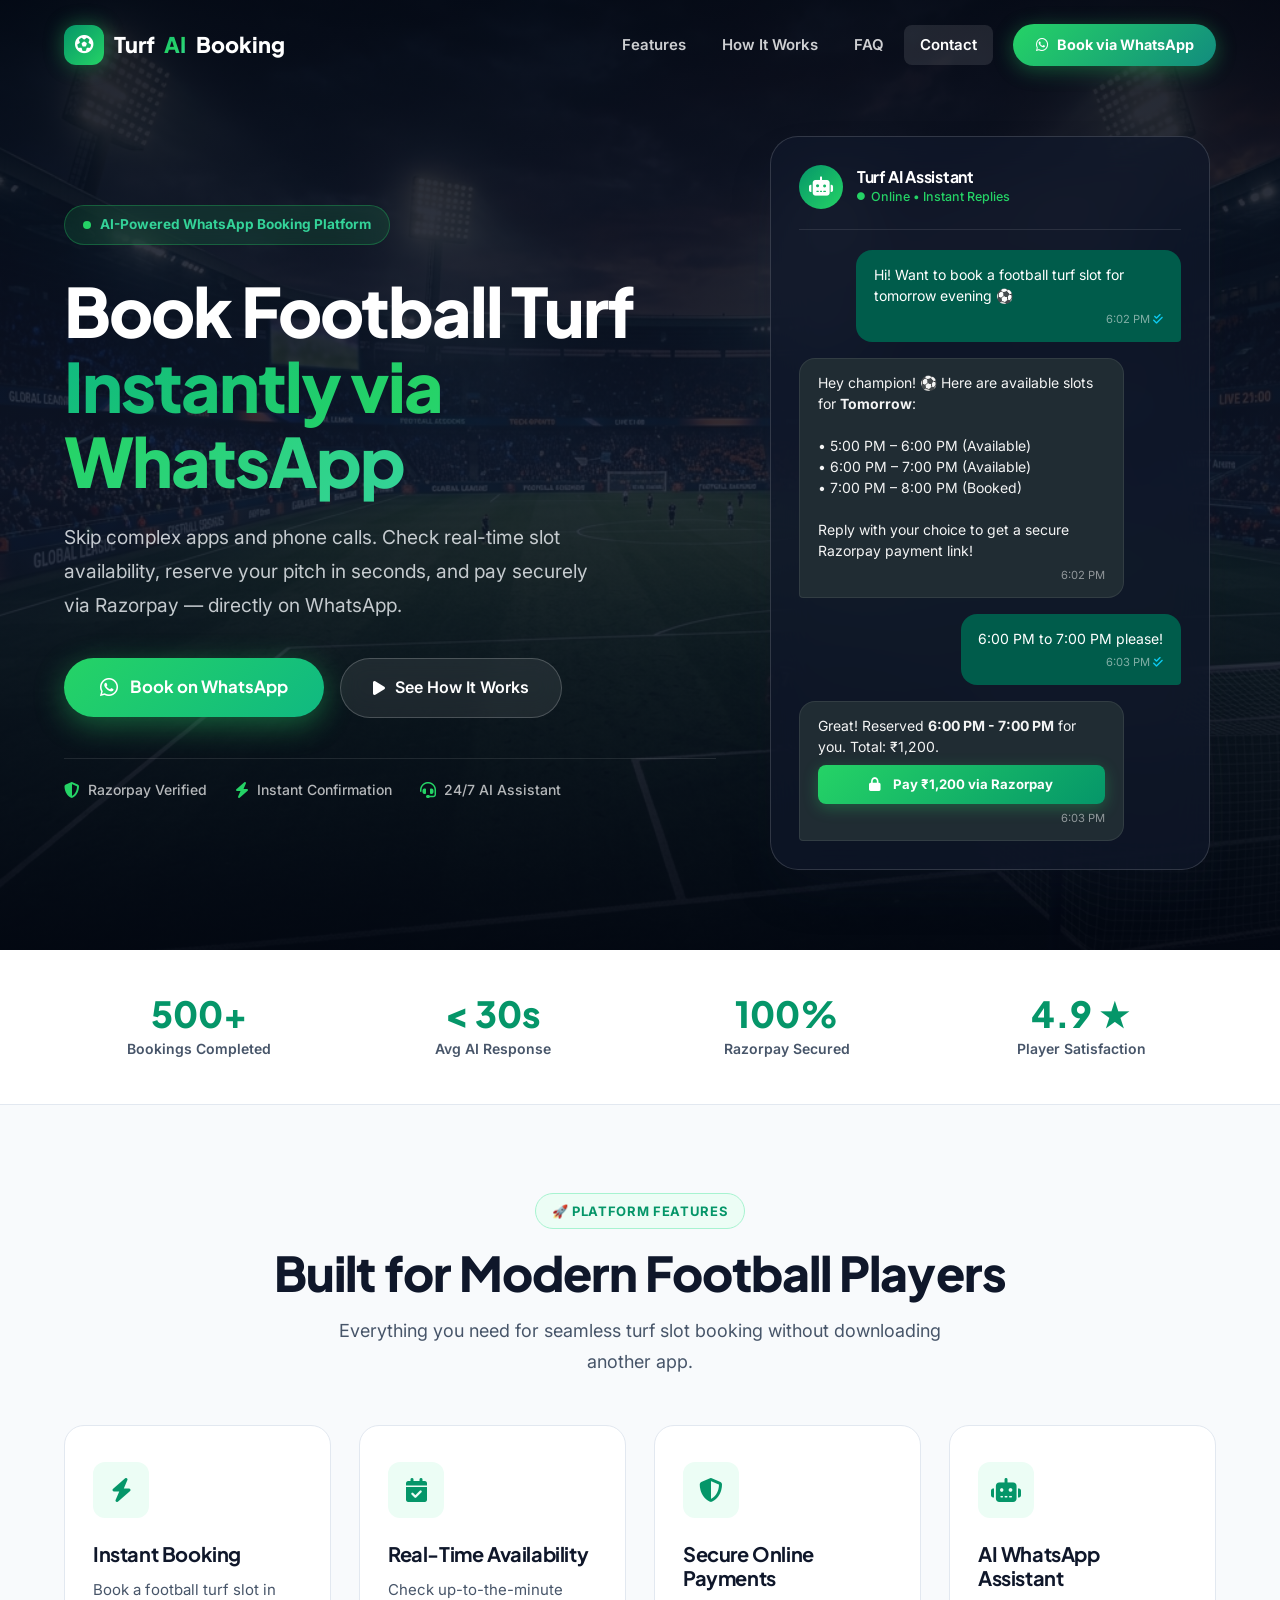
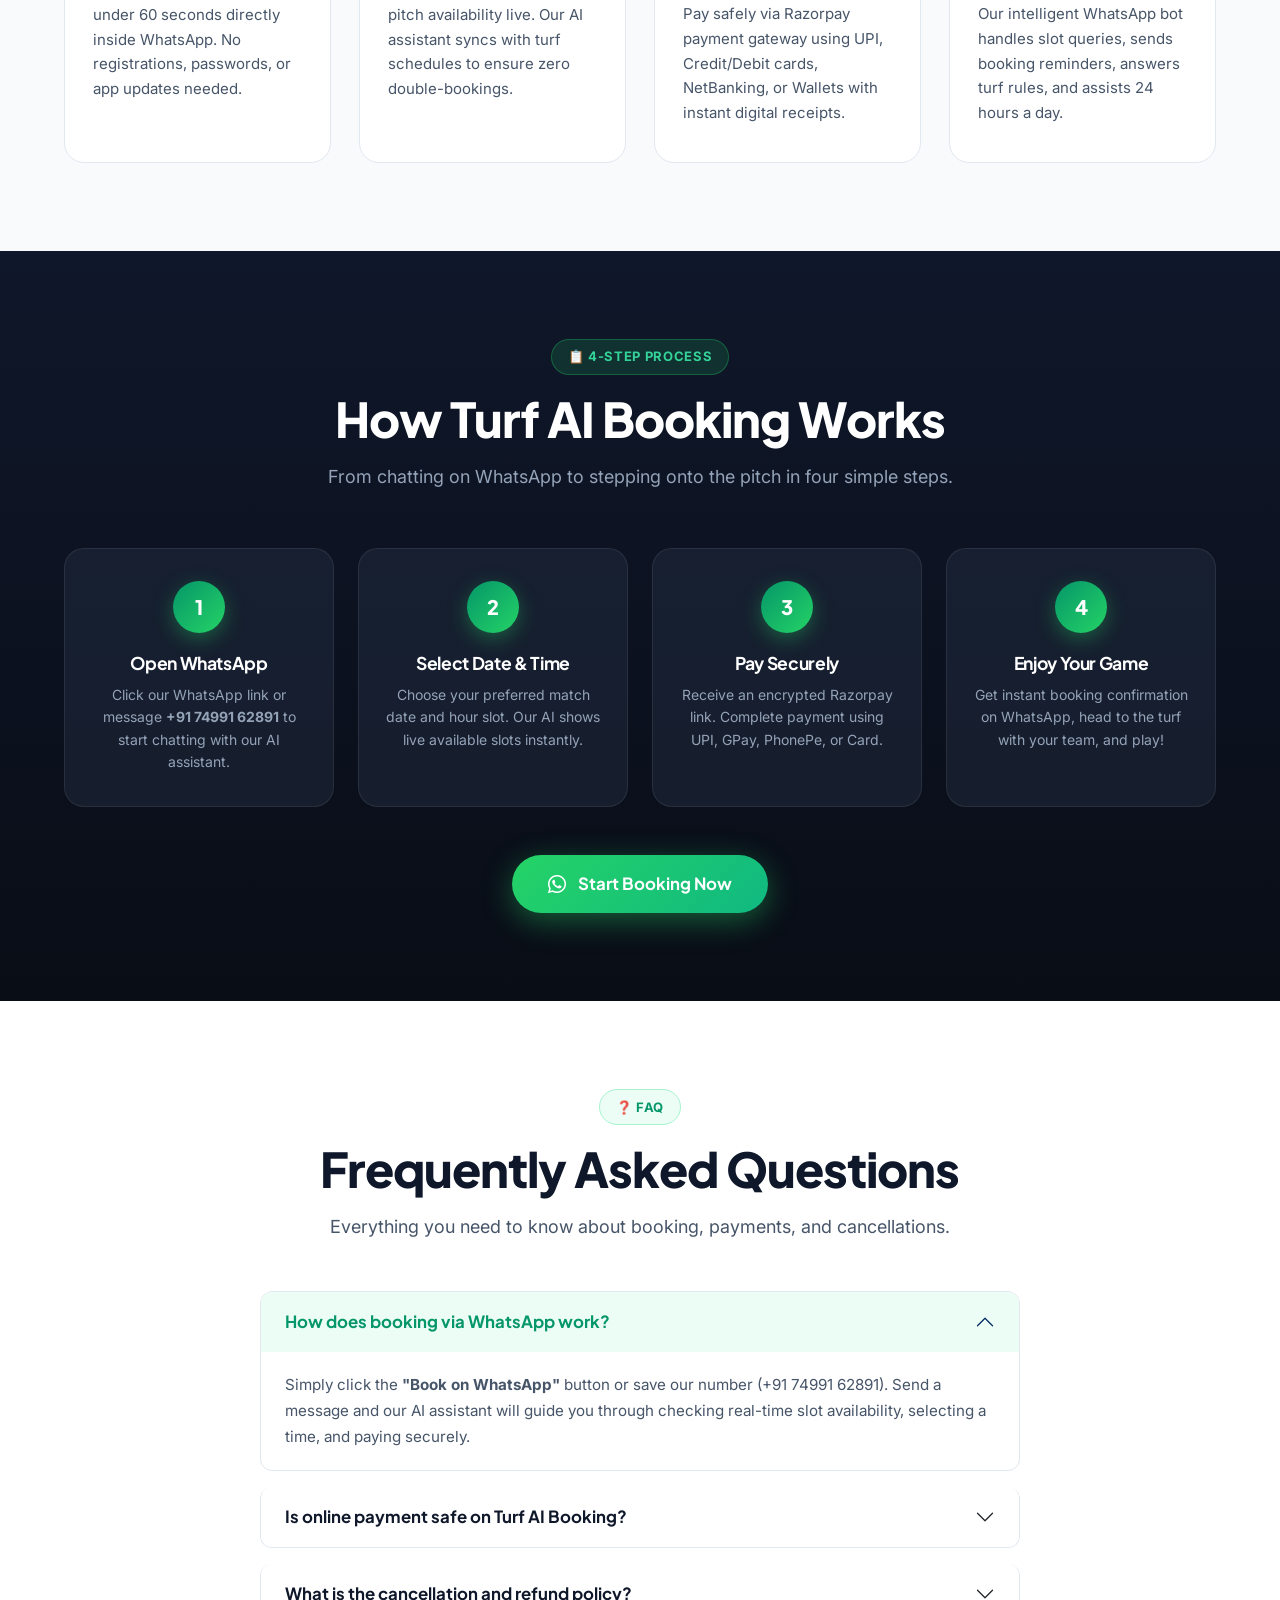
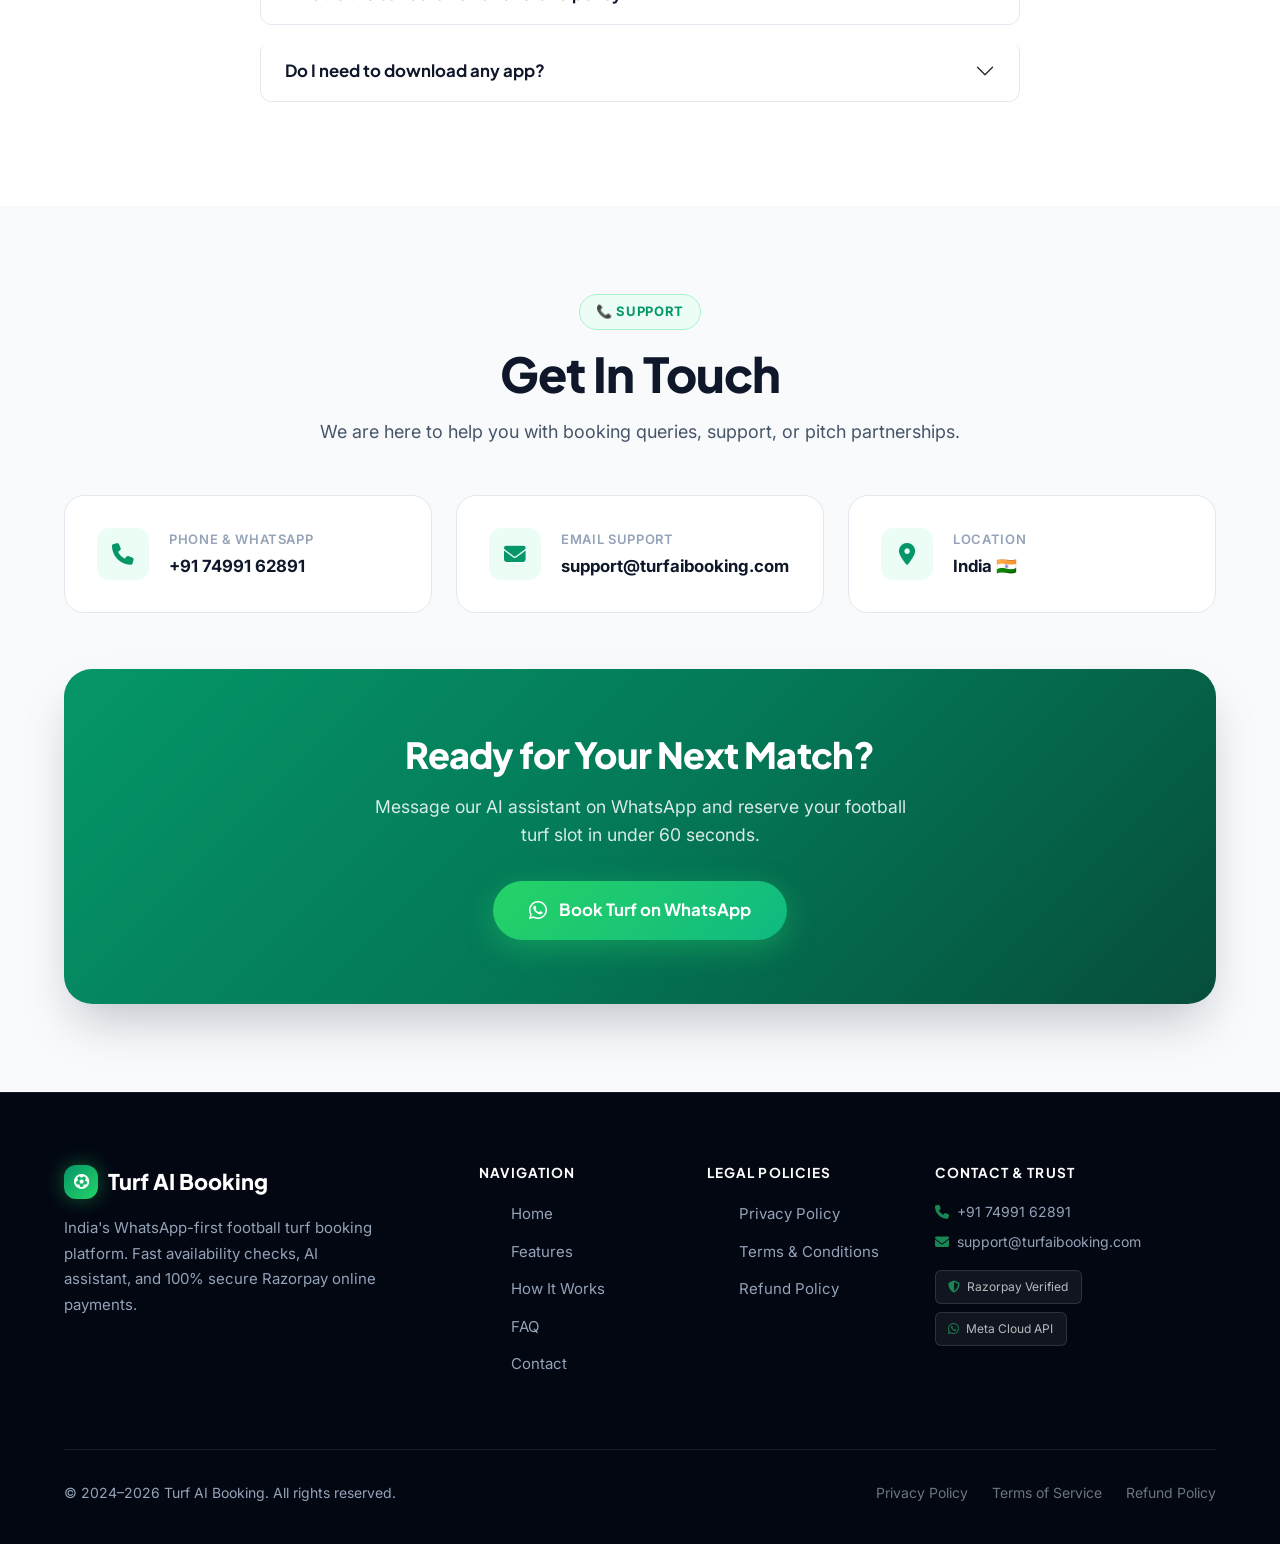
<file: backend/src/main/resources/static/index.html>
<!DOCTYPE html>
<html lang="en">
<head>
  <meta charset="UTF-8" />
  <meta name="viewport" content="width=device-width, initial-scale=1.0" />
  <meta name="description" content="Turf AI Booking — Book football turf slots instantly via WhatsApp. Real-time availability, AI assistant, and secure Razorpay payments." />
  <meta name="keywords" content="football turf booking, WhatsApp turf booking, online football slot booking, Razorpay turf payment" />
  <meta name="author" content="Turf AI Booking" />
  <title>Turf AI Booking — Book Football Turf Instantly via WhatsApp</title>

  <!-- Bootstrap 5.3 -->
  <link rel="stylesheet" href="https://cdn.jsdelivr.net/npm/bootstrap@5.3.3/dist/css/bootstrap.min.css" />
  <!-- FontAwesome 6 -->
  <link rel="stylesheet" href="https://cdnjs.cloudflare.com/ajax/libs/font-awesome/6.5.1/css/all.min.css" />
  <!-- Custom Design System -->
  <link rel="stylesheet" href="css/style.css" />

  <link rel="icon" type="image/png" href="[data-uri]" />
</head>
<body>

  <!-- =========================================================
       NAVBAR
  ========================================================= -->
  <nav class="navbar navbar-expand-lg fixed-top" id="mainNav">
    <div class="container">
      <a class="navbar-brand" href="index.html">
        <div class="brand-icon-box">
          <i class="fa-solid fa-futbol"></i>
        </div>
        Turf <span class="text-gradient">AI</span> Booking
      </a>

      <button class="navbar-toggler border-0 shadow-none" type="button" data-bs-toggle="collapse"
        data-bs-target="#navbarNav" aria-controls="navbarNav" aria-expanded="false" aria-label="Toggle navigation">
        <span style="color:white;font-size:1.3rem;"><i class="fa-solid fa-bars"></i></span>
      </button>

      <div class="collapse navbar-collapse" id="navbarNav">
        <ul class="navbar-nav ms-auto align-items-lg-center gap-1">
          <li class="nav-item"><a class="nav-link" href="#features">Features</a></li>
          <li class="nav-item"><a class="nav-link" href="#how-it-works">How It Works</a></li>
          <li class="nav-item"><a class="nav-link" href="#faq">FAQ</a></li>
          <li class="nav-item"><a class="nav-link" href="#contact">Contact</a></li>
          <li class="nav-item ms-lg-3 mt-2 mt-lg-0">
            <a class="btn-nav-cta" href="https://wa.me/917499162891" target="_blank" rel="noopener noreferrer" id="nav-wa-btn">
              <i class="fa-brands fa-whatsapp"></i> Book via WhatsApp
            </a>
          </li>
        </ul>
      </div>
    </div>
  </nav>

  <!-- =========================================================
       HERO SECTION
  ========================================================= -->
  <section class="hero-section" id="home">
    <div class="hero-overlay"></div>

    <div class="container hero-container">
      <div class="row align-items-center g-5">

        <!-- Left Column: Copy & CTAs -->
        <div class="col-lg-7">
          <div class="hero-badge-pill">
            <span class="pulse-dot"></span>
            AI-Powered WhatsApp Booking Platform
          </div>

          <h1 class="hero-title">
            Book Football Turf<br/>
            <span class="text-gradient">Instantly via WhatsApp</span>
          </h1>

          <p class="hero-description">
            Skip complex apps and phone calls. Check real-time slot availability, reserve your pitch in seconds, and pay securely via Razorpay — directly on WhatsApp.
          </p>

          <div class="hero-btn-group">
            <a href="https://wa.me/917499162891" target="_blank" rel="noopener noreferrer"
               class="btn-primary-wa" id="hero-wa-btn">
              <i class="fa-brands fa-whatsapp fa-lg"></i>
              Book on WhatsApp
            </a>
            <a href="#how-it-works" class="btn-secondary-glass">
              <i class="fa-solid fa-play"></i>
              See How It Works
            </a>
          </div>

          <div class="hero-trust-bar">
            <div class="trust-item">
              <i class="fa-solid fa-shield-halved"></i>
              Razorpay Verified
            </div>
            <div class="trust-item">
              <i class="fa-solid fa-bolt"></i>
              Instant Confirmation
            </div>
            <div class="trust-item">
              <i class="fa-solid fa-headset"></i>
              24/7 AI Assistant
            </div>
          </div>
        </div>

        <!-- Right Column: Simulated WhatsApp Interaction Card -->
        <div class="col-lg-5">
          <div class="whatsapp-chat-card">
            <div class="chat-card-header">
              <div class="chat-avatar">
                <i class="fa-solid fa-robot"></i>
              </div>
              <div>
                <h4 class="chat-user-title">Turf AI Assistant</h4>
                <span class="chat-user-status">
                  <i class="fa-solid fa-circle fa-2xs"></i> Online • Instant Replies
                </span>
              </div>
            </div>

            <div class="chat-body">
              <div class="chat-bubble chat-bubble-user">
                Hi! Want to book a football turf slot for tomorrow evening ⚽
                <span class="chat-time">6:02 PM <i class="fa-solid fa-check-double text-info"></i></span>
              </div>

              <div class="chat-bubble chat-bubble-bot">
                Hey champion! ⚽ Here are available slots for <strong>Tomorrow</strong>:
                <br/><br/>
                • 5:00 PM – 6:00 PM (Available)<br/>
                • 6:00 PM – 7:00 PM (Available)<br/>
                • 7:00 PM – 8:00 PM (Booked)
                <br/><br/>
                Reply with your choice to get a secure Razorpay payment link!
                <span class="chat-time">6:02 PM</span>
              </div>

              <div class="chat-bubble chat-bubble-user">
                6:00 PM to 7:00 PM please!
                <span class="chat-time">6:03 PM <i class="fa-solid fa-check-double text-info"></i></span>
              </div>

              <div class="chat-bubble chat-bubble-bot">
                Great! Reserved <strong>6:00 PM - 7:00 PM</strong> for you. Total: ₹1,200.
                <a href="https://wa.me/917499162891" target="_blank" class="chat-pay-btn">
                  <i class="fa-solid fa-lock me-1"></i> Pay ₹1,200 via Razorpay
                </a>
                <span class="chat-time">6:03 PM</span>
              </div>
            </div>
          </div>
        </div>

      </div>
    </div>
  </section>

  <!-- =========================================================
       METRICS STRIP
  ========================================================= -->
  <div class="metrics-strip">
    <div class="container">
      <div class="row g-4">
        <div class="col-6 col-md-3">
          <div class="metric-box">
            <div class="metric-number">500+</div>
            <div class="metric-label">Bookings Completed</div>
          </div>
        </div>
        <div class="col-6 col-md-3">
          <div class="metric-box">
            <div class="metric-number">&lt; 30s</div>
            <div class="metric-label">Avg AI Response</div>
          </div>
        </div>
        <div class="col-6 col-md-3">
          <div class="metric-box">
            <div class="metric-number">100%</div>
            <div class="metric-label">Razorpay Secured</div>
          </div>
        </div>
        <div class="col-6 col-md-3">
          <div class="metric-box">
            <div class="metric-number">4.9 ★</div>
            <div class="metric-label">Player Satisfaction</div>
          </div>
        </div>
      </div>
    </div>
  </div>

  <!-- =========================================================
       FEATURES SECTION
  ========================================================= -->
  <section class="features-section" id="features">
    <div class="container">
      <div class="text-center mb-5">
        <span class="section-badge">🚀 Platform Features</span>
        <h2 class="section-title">Built for Modern Football Players</h2>
        <p class="section-subtitle">
          Everything you need for seamless turf slot booking without downloading another app.
        </p>
      </div>

      <div class="feature-card-grid">
        <!-- Feature 1 -->
        <div class="feature-card">
          <div class="feature-icon-wrapper">
            <i class="fa-solid fa-bolt"></i>
          </div>
          <h3>Instant Booking</h3>
          <p>Book a football turf slot in under 60 seconds directly inside WhatsApp. No registrations, passwords, or app updates needed.</p>
        </div>

        <!-- Feature 2 -->
        <div class="feature-card">
          <div class="feature-icon-wrapper">
            <i class="fa-solid fa-calendar-check"></i>
          </div>
          <h3>Real-Time Availability</h3>
          <p>Check up-to-the-minute pitch availability live. Our AI assistant syncs with turf schedules to ensure zero double-bookings.</p>
        </div>

        <!-- Feature 3 -->
        <div class="feature-card">
          <div class="feature-icon-wrapper">
            <i class="fa-solid fa-shield-halved"></i>
          </div>
          <h3>Secure Online Payments</h3>
          <p>Pay safely via Razorpay payment gateway using UPI, Credit/Debit cards, NetBanking, or Wallets with instant digital receipts.</p>
        </div>

        <!-- Feature 4 -->
        <div class="feature-card">
          <div class="feature-icon-wrapper">
            <i class="fa-solid fa-robot"></i>
          </div>
          <h3>AI WhatsApp Assistant</h3>
          <p>Our intelligent WhatsApp bot handles slot queries, sends booking reminders, answers turf rules, and assists 24 hours a day.</p>
        </div>
      </div>
    </div>
  </section>

  <!-- =========================================================
       HOW IT WORKS SECTION
  ========================================================= -->
  <section class="how-it-works-section" id="how-it-works">
    <div class="container">
      <div class="text-center mb-5">
        <span class="section-badge" style="background:rgba(37,211,102,0.15);color:#34D399;border-color:rgba(37,211,102,0.3);">
          📋 4-Step Process
        </span>
        <h2 class="section-title">How Turf AI Booking Works</h2>
        <p class="section-subtitle">From chatting on WhatsApp to stepping onto the pitch in four simple steps.</p>
      </div>

      <div class="steps-grid">
        <!-- Step 1 -->
        <div class="step-card">
          <div class="step-number-badge">1</div>
          <h3>Open WhatsApp</h3>
          <p>Click our WhatsApp link or message <strong>+91 74991 62891</strong> to start chatting with our AI assistant.</p>
        </div>

        <!-- Step 2 -->
        <div class="step-card">
          <div class="step-number-badge">2</div>
          <h3>Select Date &amp; Time</h3>
          <p>Choose your preferred match date and hour slot. Our AI shows live available slots instantly.</p>
        </div>

        <!-- Step 3 -->
        <div class="step-card">
          <div class="step-number-badge">3</div>
          <h3>Pay Securely</h3>
          <p>Receive an encrypted Razorpay link. Complete payment using UPI, GPay, PhonePe, or Card.</p>
        </div>

        <!-- Step 4 -->
        <div class="step-card">
          <div class="step-number-badge">4</div>
          <h3>Enjoy Your Game</h3>
          <p>Get instant booking confirmation on WhatsApp, head to the turf with your team, and play!</p>
        </div>
      </div>

      <div class="text-center mt-5">
        <a href="https://wa.me/917499162891" target="_blank" rel="noopener noreferrer" class="btn-primary-wa">
          <i class="fa-brands fa-whatsapp fa-lg"></i> Start Booking Now
        </a>
      </div>
    </div>
  </section>

  <!-- =========================================================
       FAQ SECTION (Razorpay Trust Verification)
  ========================================================= -->
  <section class="faq-section" id="faq">
    <div class="container">
      <div class="text-center mb-5">
        <span class="section-badge">❓ FAQ</span>
        <h2 class="section-title">Frequently Asked Questions</h2>
        <p class="section-subtitle">Everything you need to know about booking, payments, and cancellations.</p>
      </div>

      <div class="row justify-content-center">
        <div class="col-lg-8">
          <div class="accordion" id="faqAccordion">

            <div class="accordion-item">
              <h2 class="accordion-header" id="headingOne">
                <button class="accordion-button" type="button" data-bs-toggle="collapse" data-bs-target="#collapseOne" aria-expanded="true" aria-controls="collapseOne">
                  How does booking via WhatsApp work?
                </button>
              </h2>
              <div id="collapseOne" class="accordion-collapse collapse show" aria-labelledby="headingOne" data-bs-parent="#faqAccordion">
                <div class="accordion-body">
                  Simply click the <strong>"Book on WhatsApp"</strong> button or save our number (+91 74991 62891). Send a message and our AI assistant will guide you through checking real-time slot availability, selecting a time, and paying securely.
                </div>
              </div>
            </div>

            <div class="accordion-item">
              <h2 class="accordion-header" id="headingTwo">
                <button class="accordion-button collapsed" type="button" data-bs-toggle="collapse" data-bs-target="#collapseTwo" aria-expanded="false" aria-controls="collapseTwo">
                  Is online payment safe on Turf AI Booking?
                </button>
              </h2>
              <div id="collapseTwo" class="accordion-collapse collapse" aria-labelledby="headingTwo" data-bs-parent="#faqAccordion">
                <div class="accordion-body">
                  Yes, 100%! All transactions are processed through <strong>Razorpay Payment Gateway</strong>, which is PCI-DSS Level 1 compliant. We support UPI (GPay, PhonePe, Paytm), Debit/Credit Cards, and NetBanking. We never store your payment credentials.
                </div>
              </div>
            </div>

            <div class="accordion-item">
              <h2 class="accordion-header" id="headingThree">
                <button class="accordion-button collapsed" type="button" data-bs-toggle="collapse" data-bs-target="#collapseThree" aria-expanded="false" aria-controls="collapseThree">
                  What is the cancellation and refund policy?
                </button>
              </h2>
              <div id="collapseThree" class="accordion-collapse collapse" aria-labelledby="headingThree" data-bs-parent="#faqAccordion">
                <div class="accordion-body">
                  Cancellations made <strong>12+ hours prior</strong> to the booked slot receive a <strong>100% refund</strong>. Cancellations between 6–12 hours receive a 50% refund. Refunds are processed back to your original payment method via Razorpay within 5–7 business days. See our full <a href="refund-policy.html" class="text-primary font-weight-bold">Refund Policy</a>.
                </div>
              </div>
            </div>

            <div class="accordion-item">
              <h2 class="accordion-header" id="headingFour">
                <button class="accordion-button collapsed" type="button" data-bs-toggle="collapse" data-bs-target="#collapseFour" aria-expanded="false" aria-controls="collapseFour">
                  Do I need to download any app?
                </button>
              </h2>
              <div id="collapseFour" class="accordion-collapse collapse" aria-labelledby="headingFour" data-bs-parent="#faqAccordion">
                <div class="accordion-body">
                  No app download is required! All interactions, availability checks, and booking confirmations happen seamlessly inside your existing WhatsApp application.
                </div>
              </div>
            </div>

          </div>
        </div>
      </div>
    </div>
  </section>

  <!-- =========================================================
       CONTACT SECTION
  ========================================================= -->
  <section class="contact-section" id="contact">
    <div class="container">
      <div class="text-center mb-5">
        <span class="section-badge">📞 Support</span>
        <h2 class="section-title">Get In Touch</h2>
        <p class="section-subtitle">We are here to help you with booking queries, support, or pitch partnerships.</p>
      </div>

      <div class="contact-card-grid">
        <!-- Phone Card -->
        <div class="contact-info-card">
          <div class="contact-icon-box">
            <i class="fa-solid fa-phone"></i>
          </div>
          <div>
            <div class="contact-label">Phone &amp; WhatsApp</div>
            <p class="contact-value"><a href="tel:+917499162891">+91 74991 62891</a></p>
          </div>
        </div>

        <!-- Email Card -->
        <div class="contact-info-card">
          <div class="contact-icon-box">
            <i class="fa-solid fa-envelope"></i>
          </div>
          <div>
            <div class="contact-label">Email Support</div>
            <p class="contact-value"><a href="mailto:support@turfaibooking.com">support@turfaibooking.com</a></p>
          </div>
        </div>

        <!-- Location Card -->
        <div class="contact-info-card">
          <div class="contact-icon-box">
            <i class="fa-solid fa-location-dot"></i>
          </div>
          <div>
            <div class="contact-label">Location</div>
            <p class="contact-value">India 🇮🇳</p>
          </div>
        </div>
      </div>

      <!-- CTA Banner -->
      <div class="cta-banner">
        <h2>Ready for Your Next Match?</h2>
        <p>Message our AI assistant on WhatsApp and reserve your football turf slot in under 60 seconds.</p>
        <a href="https://wa.me/917499162891" target="_blank" rel="noopener noreferrer" class="btn-primary-wa">
          <i class="fa-brands fa-whatsapp fa-lg"></i> Book Turf on WhatsApp
        </a>
      </div>
    </div>
  </section>

  <!-- =========================================================
       FOOTER
  ========================================================= -->
  <footer class="footer">
    <div class="container">
      <div class="footer-grid">

        <!-- Brand Col -->
        <div>
          <div class="footer-brand-title">
            <div class="brand-icon-box" style="width:34px;height:34px;font-size:0.95rem;">
              <i class="fa-solid fa-futbol"></i>
            </div>
            Turf AI Booking
          </div>
          <p class="footer-brand-desc">
            India's WhatsApp-first football turf booking platform. Fast availability checks, AI assistant, and 100% secure Razorpay online payments.
          </p>
        </div>

        <!-- Quick Links -->
        <div>
          <h4 class="footer-col-title">Navigation</h4>
          <ul class="footer-links">
            <li><a href="#home">Home</a></li>
            <li><a href="#features">Features</a></li>
            <li><a href="#how-it-works">How It Works</a></li>
            <li><a href="#faq">FAQ</a></li>
            <li><a href="#contact">Contact</a></li>
          </ul>
        </div>

        <!-- Legal Policies -->
        <div>
          <h4 class="footer-col-title">Legal Policies</h4>
          <ul class="footer-links">
            <li><a href="privacy-policy.html">Privacy Policy</a></li>
            <li><a href="terms.html">Terms &amp; Conditions</a></li>
            <li><a href="refund-policy.html">Refund Policy</a></li>
          </ul>
        </div>

        <!-- Trust Badges & Contact -->
        <div>
          <h4 class="footer-col-title">Contact &amp; Trust</h4>
          <p style="font-size:0.875rem;margin-bottom:0.5rem;"><i class="fa-solid fa-phone me-2 text-success"></i>+91 74991 62891</p>
          <p style="font-size:0.875rem;margin-bottom:1rem;"><i class="fa-solid fa-envelope me-2 text-success"></i>support@turfaibooking.com</p>

          <div>
            <span class="trust-badge-pill"><i class="fa-solid fa-shield-halved text-success"></i> Razorpay Verified</span>
            <span class="trust-badge-pill"><i class="fa-brands fa-whatsapp text-success"></i> Meta Cloud API</span>
          </div>
        </div>

      </div>

      <div class="footer-bottom">
        <div>© 2024–2026 Turf AI Booking. All rights reserved.</div>
        <div class="d-flex gap-4">
          <a href="privacy-policy.html" class="text-secondary">Privacy Policy</a>
          <a href="terms.html" class="text-secondary">Terms of Service</a>
          <a href="refund-policy.html" class="text-secondary">Refund Policy</a>
        </div>
      </div>
    </div>
  </footer>

  <!-- Bootstrap 5 JS -->
  <script src="https://cdn.jsdelivr.net/npm/bootstrap@5.3.3/dist/js/bootstrap.bundle.min.js"></script>
  <!-- Custom JS -->
  <script src="js/main.js"></script>
</body>
</html>
</file>
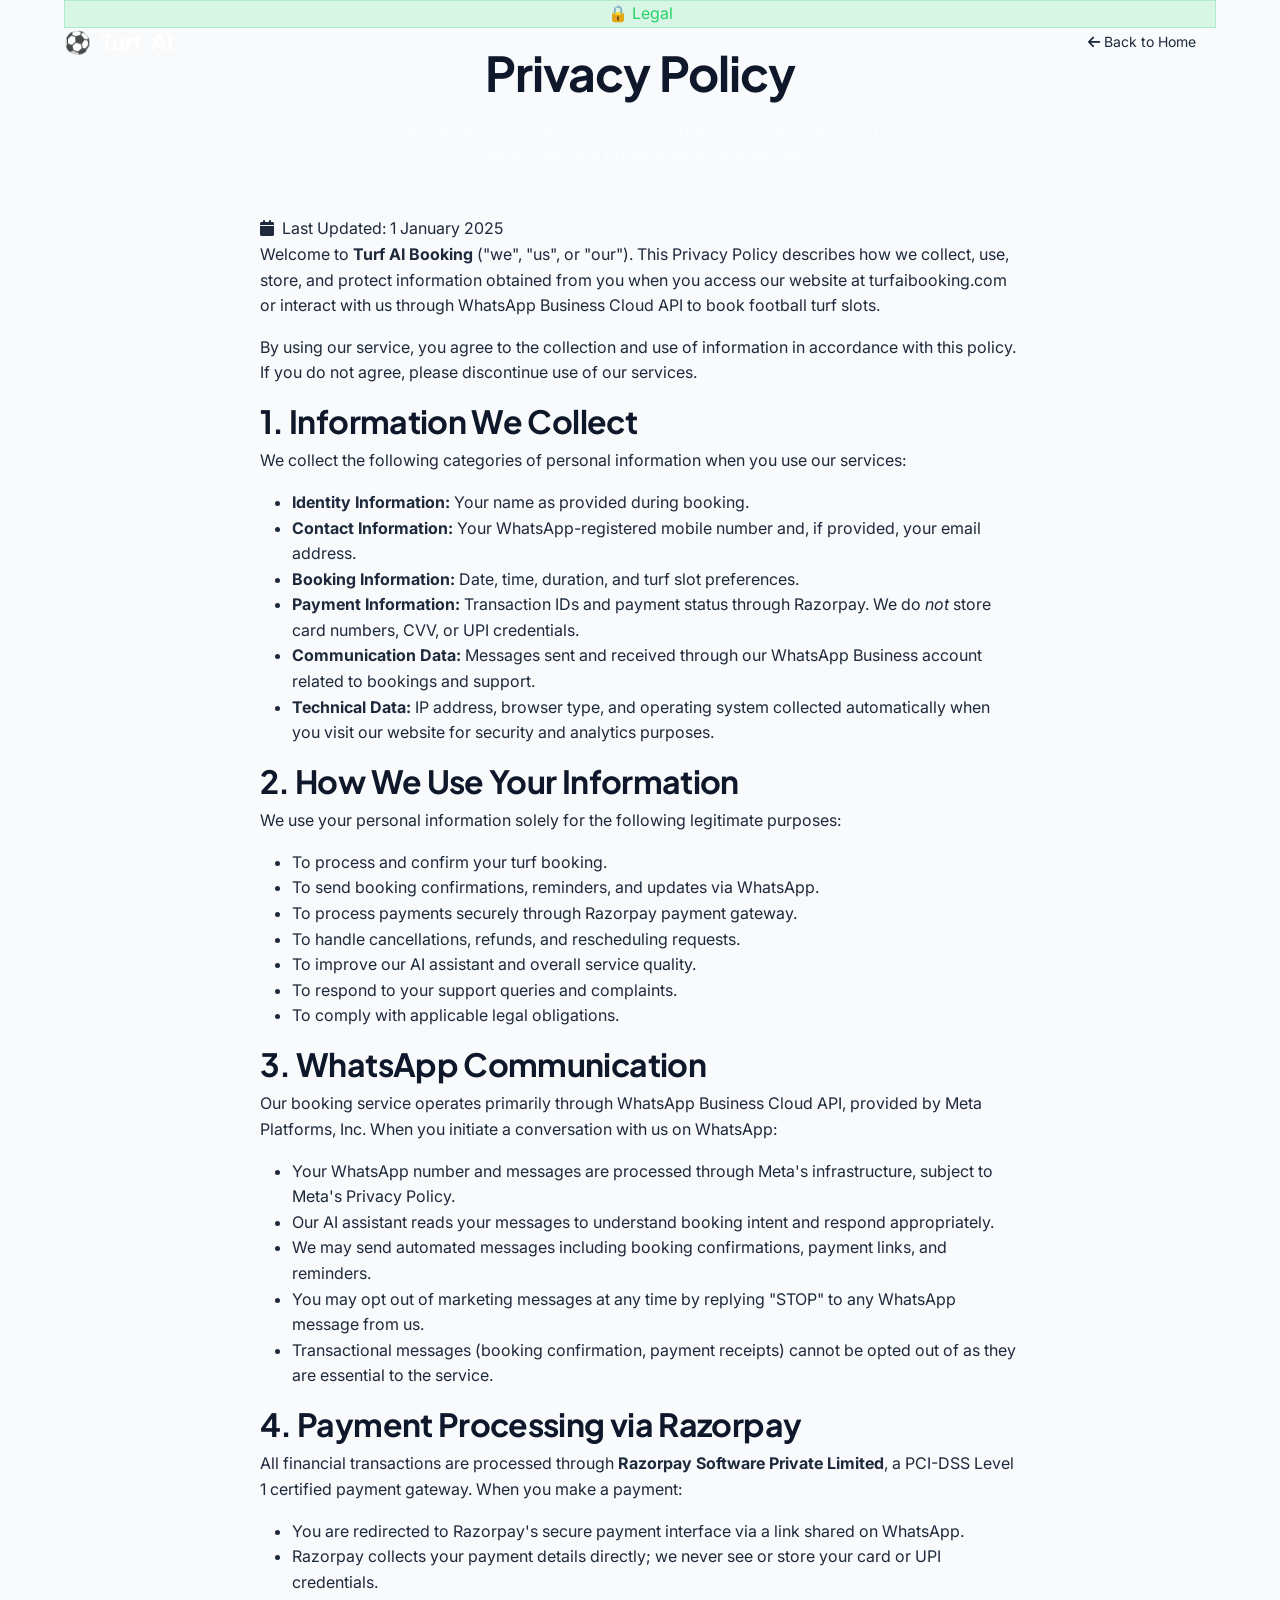
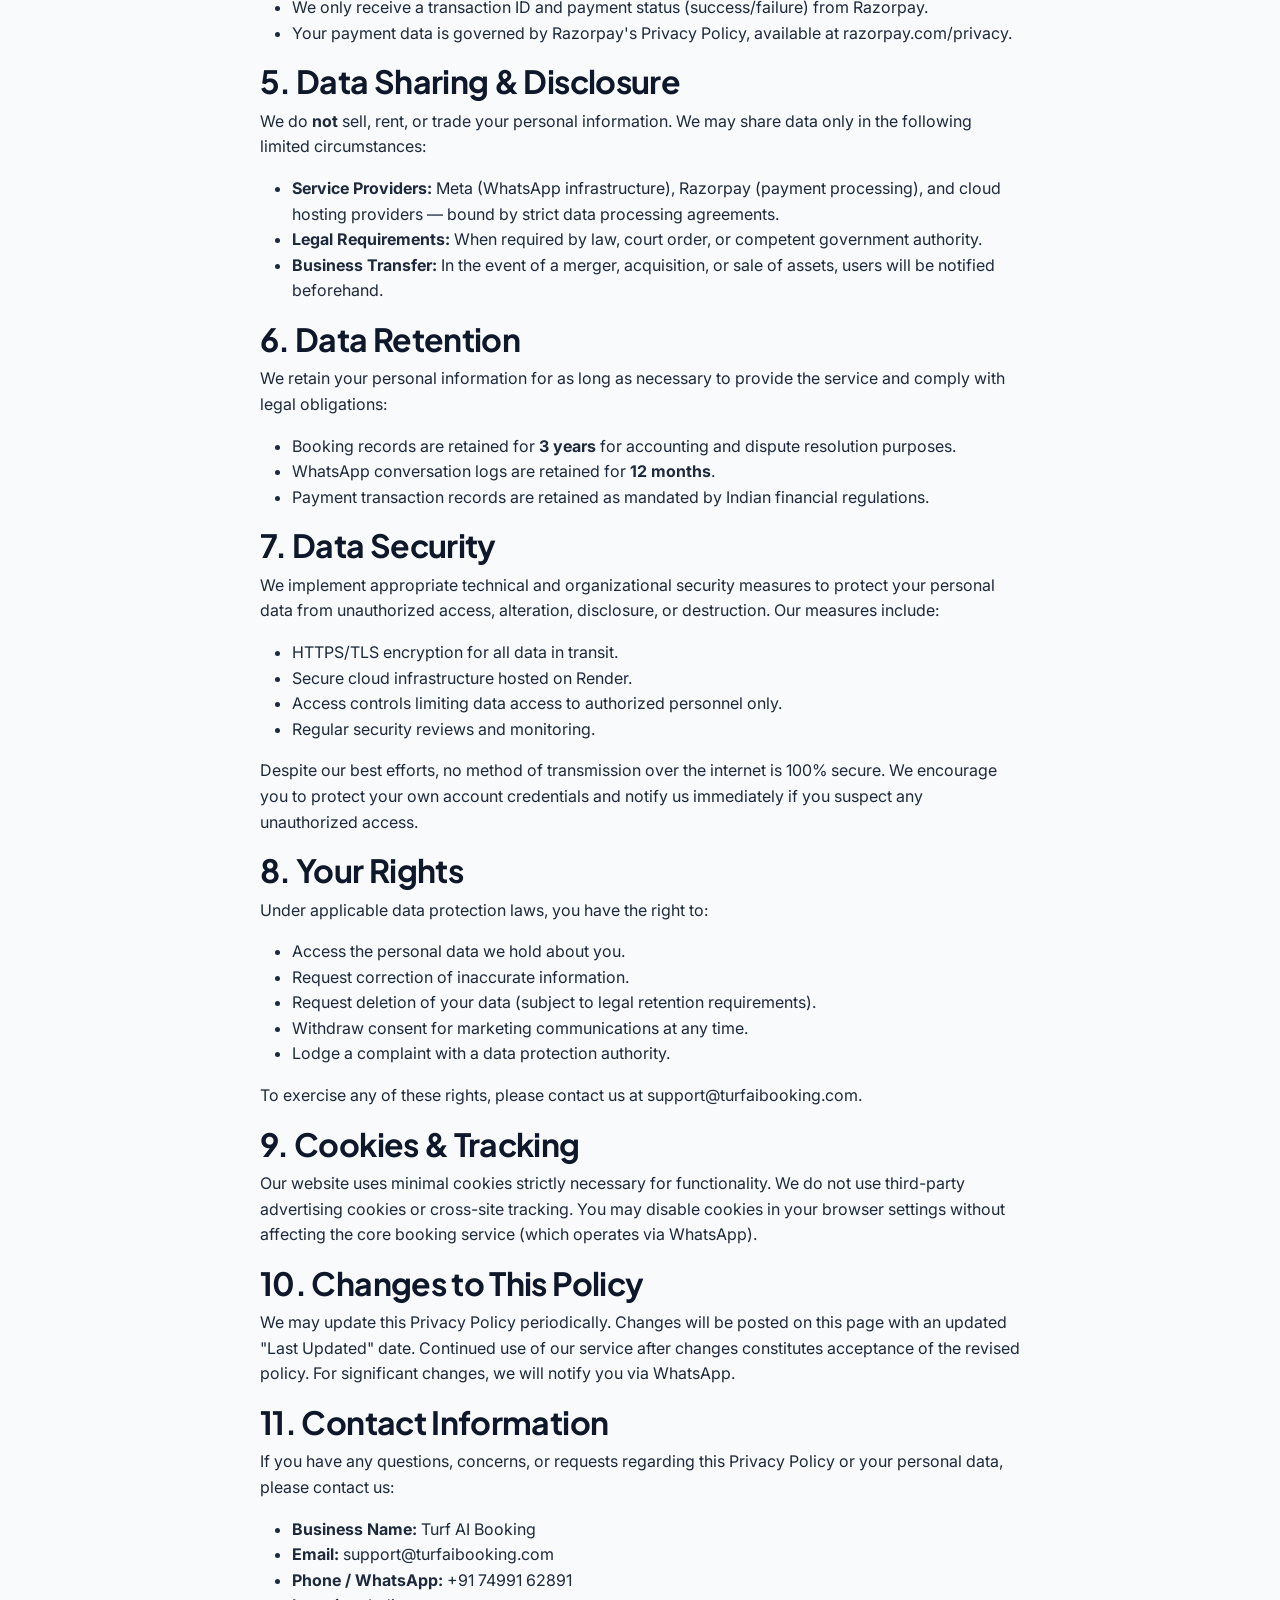
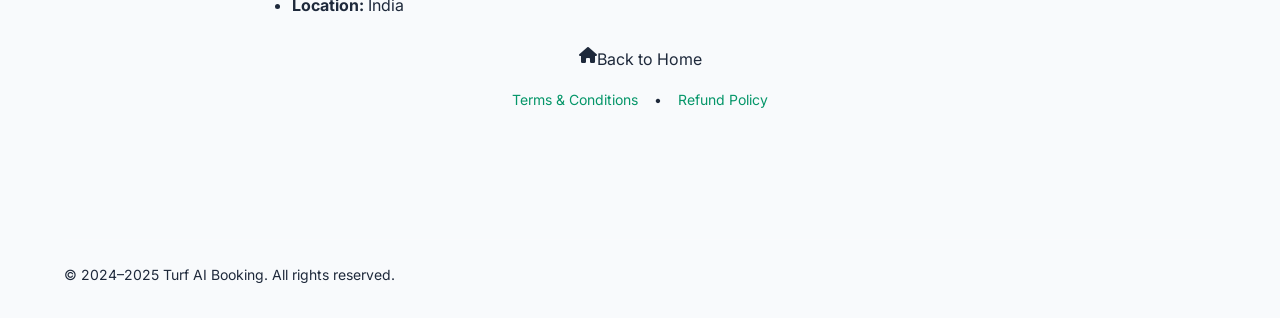
<file: backend/src/main/resources/static/privacy-policy.html>
<!DOCTYPE html>
<html lang="en">
<head>
  <meta charset="UTF-8" />
  <meta name="viewport" content="width=device-width, initial-scale=1.0" />
  <meta name="description" content="Privacy Policy — Turf AI Booking. How we collect, use, and protect your personal information." />
  <title>Privacy Policy — Turf AI Booking</title>
  <link rel="stylesheet" href="https://cdn.jsdelivr.net/npm/bootstrap@5.3.3/dist/css/bootstrap.min.css" />
  <link rel="stylesheet" href="https://cdnjs.cloudflare.com/ajax/libs/font-awesome/6.5.0/css/all.min.css" />
  <link rel="stylesheet" href="css/style.css" />
</head>
<body>

  <!-- Navbar -->
  <nav class="navbar navbar-expand-lg fixed-top scrolled" id="mainNav">
    <div class="container">
      <a class="navbar-brand" href="index.html">
        <div class="brand-icon">⚽</div>
        Turf <span class="brand-ai">AI</span>
      </a>
      <a href="index.html" class="btn-outline-light-custom" style="font-size:0.875rem;padding:0.5rem 1.25rem;">
        <i class="fa-solid fa-arrow-left"></i> Back to Home
      </a>
    </div>
  </nav>

  <!-- Hero -->
  <div class="policy-hero">
    <div class="container text-center position-relative">
      <div class="section-tag mx-auto mb-3" style="background:rgba(37,211,102,0.15);color:var(--secondary);border:1px solid rgba(37,211,102,0.25);">
        🔒 Legal
      </div>
      <h1 class="display-5 fw-bold mb-3">Privacy Policy</h1>
      <p style="color:rgba(255,255,255,0.55);max-width:520px;margin:0 auto;">
        We value your privacy. This policy explains how Turf AI Booking collects, uses, and protects your personal data.
      </p>
    </div>
  </div>

  <!-- Policy Content -->
  <div class="container py-5">
    <div class="row justify-content-center">
      <div class="col-lg-8">
        <div class="policy-content">

          <div class="policy-date">
            <i class="fa-solid fa-calendar me-2"></i>Last Updated: 1 January 2025
          </div>

          <p>
            Welcome to <strong>Turf AI Booking</strong> ("we", "us", or "our"). This Privacy Policy describes how we collect,
            use, store, and protect information obtained from you when you access our website at
            <a href="https://turfaibooking.com">turfaibooking.com</a> or interact with us through
            WhatsApp Business Cloud API to book football turf slots.
          </p>
          <p>
            By using our service, you agree to the collection and use of information in accordance with this policy.
            If you do not agree, please discontinue use of our services.
          </p>

          <h2>1. Information We Collect</h2>
          <p>We collect the following categories of personal information when you use our services:</p>
          <ul>
            <li><strong>Identity Information:</strong> Your name as provided during booking.</li>
            <li><strong>Contact Information:</strong> Your WhatsApp-registered mobile number and, if provided, your email address.</li>
            <li><strong>Booking Information:</strong> Date, time, duration, and turf slot preferences.</li>
            <li><strong>Payment Information:</strong> Transaction IDs and payment status through Razorpay. We do <em>not</em> store card numbers, CVV, or UPI credentials.</li>
            <li><strong>Communication Data:</strong> Messages sent and received through our WhatsApp Business account related to bookings and support.</li>
            <li><strong>Technical Data:</strong> IP address, browser type, and operating system collected automatically when you visit our website for security and analytics purposes.</li>
          </ul>

          <h2>2. How We Use Your Information</h2>
          <p>We use your personal information solely for the following legitimate purposes:</p>
          <ul>
            <li>To process and confirm your turf booking.</li>
            <li>To send booking confirmations, reminders, and updates via WhatsApp.</li>
            <li>To process payments securely through Razorpay payment gateway.</li>
            <li>To handle cancellations, refunds, and rescheduling requests.</li>
            <li>To improve our AI assistant and overall service quality.</li>
            <li>To respond to your support queries and complaints.</li>
            <li>To comply with applicable legal obligations.</li>
          </ul>

          <h2>3. WhatsApp Communication</h2>
          <p>
            Our booking service operates primarily through WhatsApp Business Cloud API, provided by Meta Platforms, Inc.
            When you initiate a conversation with us on WhatsApp:
          </p>
          <ul>
            <li>Your WhatsApp number and messages are processed through Meta's infrastructure, subject to Meta's Privacy Policy.</li>
            <li>Our AI assistant reads your messages to understand booking intent and respond appropriately.</li>
            <li>We may send automated messages including booking confirmations, payment links, and reminders.</li>
            <li>You may opt out of marketing messages at any time by replying "STOP" to any WhatsApp message from us.</li>
            <li>Transactional messages (booking confirmation, payment receipts) cannot be opted out of as they are essential to the service.</li>
          </ul>

          <h2>4. Payment Processing via Razorpay</h2>
          <p>
            All financial transactions are processed through <strong>Razorpay Software Private Limited</strong>, a PCI-DSS Level 1
            certified payment gateway. When you make a payment:
          </p>
          <ul>
            <li>You are redirected to Razorpay's secure payment interface via a link shared on WhatsApp.</li>
            <li>Razorpay collects your payment details directly; we never see or store your card or UPI credentials.</li>
            <li>We only receive a transaction ID and payment status (success/failure) from Razorpay.</li>
            <li>Your payment data is governed by Razorpay's Privacy Policy, available at <a href="https://razorpay.com/privacy" target="_blank" rel="noopener noreferrer">razorpay.com/privacy</a>.</li>
          </ul>

          <h2>5. Data Sharing &amp; Disclosure</h2>
          <p>We do <strong>not</strong> sell, rent, or trade your personal information. We may share data only in the following limited circumstances:</p>
          <ul>
            <li><strong>Service Providers:</strong> Meta (WhatsApp infrastructure), Razorpay (payment processing), and cloud hosting providers — bound by strict data processing agreements.</li>
            <li><strong>Legal Requirements:</strong> When required by law, court order, or competent government authority.</li>
            <li><strong>Business Transfer:</strong> In the event of a merger, acquisition, or sale of assets, users will be notified beforehand.</li>
          </ul>

          <h2>6. Data Retention</h2>
          <p>
            We retain your personal information for as long as necessary to provide the service and comply with legal obligations:
          </p>
          <ul>
            <li>Booking records are retained for <strong>3 years</strong> for accounting and dispute resolution purposes.</li>
            <li>WhatsApp conversation logs are retained for <strong>12 months</strong>.</li>
            <li>Payment transaction records are retained as mandated by Indian financial regulations.</li>
          </ul>

          <h2>7. Data Security</h2>
          <p>
            We implement appropriate technical and organizational security measures to protect your personal data from unauthorized access,
            alteration, disclosure, or destruction. Our measures include:
          </p>
          <ul>
            <li>HTTPS/TLS encryption for all data in transit.</li>
            <li>Secure cloud infrastructure hosted on Render.</li>
            <li>Access controls limiting data access to authorized personnel only.</li>
            <li>Regular security reviews and monitoring.</li>
          </ul>
          <p>
            Despite our best efforts, no method of transmission over the internet is 100% secure. We encourage you to protect your
            own account credentials and notify us immediately if you suspect any unauthorized access.
          </p>

          <h2>8. Your Rights</h2>
          <p>Under applicable data protection laws, you have the right to:</p>
          <ul>
            <li>Access the personal data we hold about you.</li>
            <li>Request correction of inaccurate information.</li>
            <li>Request deletion of your data (subject to legal retention requirements).</li>
            <li>Withdraw consent for marketing communications at any time.</li>
            <li>Lodge a complaint with a data protection authority.</li>
          </ul>
          <p>To exercise any of these rights, please contact us at <a href="mailto:support@turfaibooking.com">support@turfaibooking.com</a>.</p>

          <h2>9. Cookies &amp; Tracking</h2>
          <p>
            Our website uses minimal cookies strictly necessary for functionality. We do not use third-party advertising cookies or
            cross-site tracking. You may disable cookies in your browser settings without affecting the core booking service
            (which operates via WhatsApp).
          </p>

          <h2>10. Changes to This Policy</h2>
          <p>
            We may update this Privacy Policy periodically. Changes will be posted on this page with an updated "Last Updated" date.
            Continued use of our service after changes constitutes acceptance of the revised policy.
            For significant changes, we will notify you via WhatsApp.
          </p>

          <h2>11. Contact Information</h2>
          <p>If you have any questions, concerns, or requests regarding this Privacy Policy or your personal data, please contact us:</p>
          <ul>
            <li><strong>Business Name:</strong> Turf AI Booking</li>
            <li><strong>Email:</strong> <a href="mailto:support@turfaibooking.com">support@turfaibooking.com</a></li>
            <li><strong>Phone / WhatsApp:</strong> <a href="tel:+917499162891">+91 74991 62891</a></li>
            <li><strong>Location:</strong> India</li>
          </ul>

        </div>

        <!-- Back link -->
        <div class="text-center mt-4 mb-3">
          <a href="index.html" class="btn-wa-primary" style="display:inline-flex;">
            <i class="fa-solid fa-home"></i> Back to Home
          </a>
        </div>
        <div class="text-center d-flex justify-content-center gap-3 mb-5" style="font-size:0.875rem;">
          <a href="terms.html" style="color:var(--primary);">Terms &amp; Conditions</a>
          <span style="color:var(--text-muted);">•</span>
          <a href="refund-policy.html" style="color:var(--primary);">Refund Policy</a>
        </div>
      </div>
    </div>
  </div>

  <!-- Footer -->
  <footer style="padding:2rem 0;">
    <div class="container">
      <div class="footer-bottom text-center" style="border-top:1px solid rgba(255,255,255,0.07);padding-top:1.5rem;margin-top:0;">
        <span>© 2024–2025 Turf AI Booking. All rights reserved.</span>
      </div>
    </div>
  </footer>

  <script src="https://cdn.jsdelivr.net/npm/bootstrap@5.3.3/dist/js/bootstrap.bundle.min.js"></script>
  <script src="js/main.js"></script>
</body>
</html>
</file>
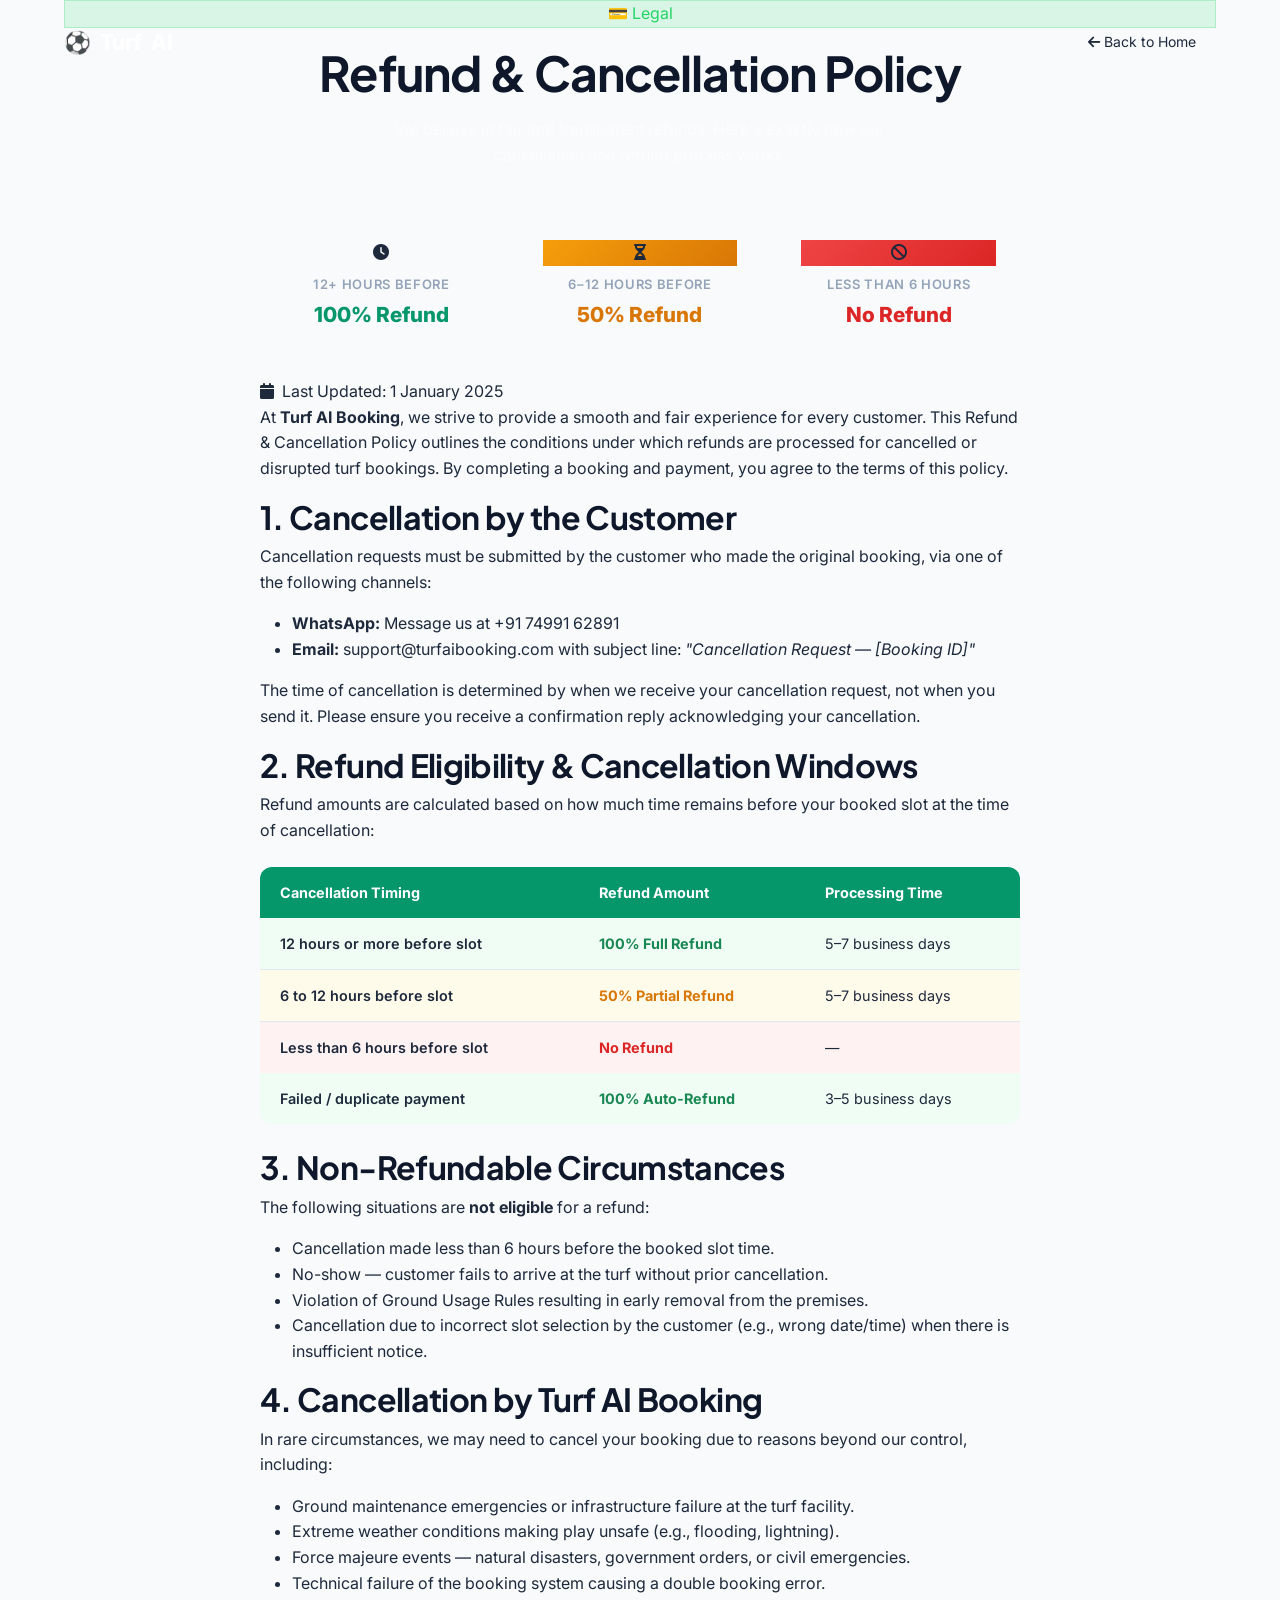
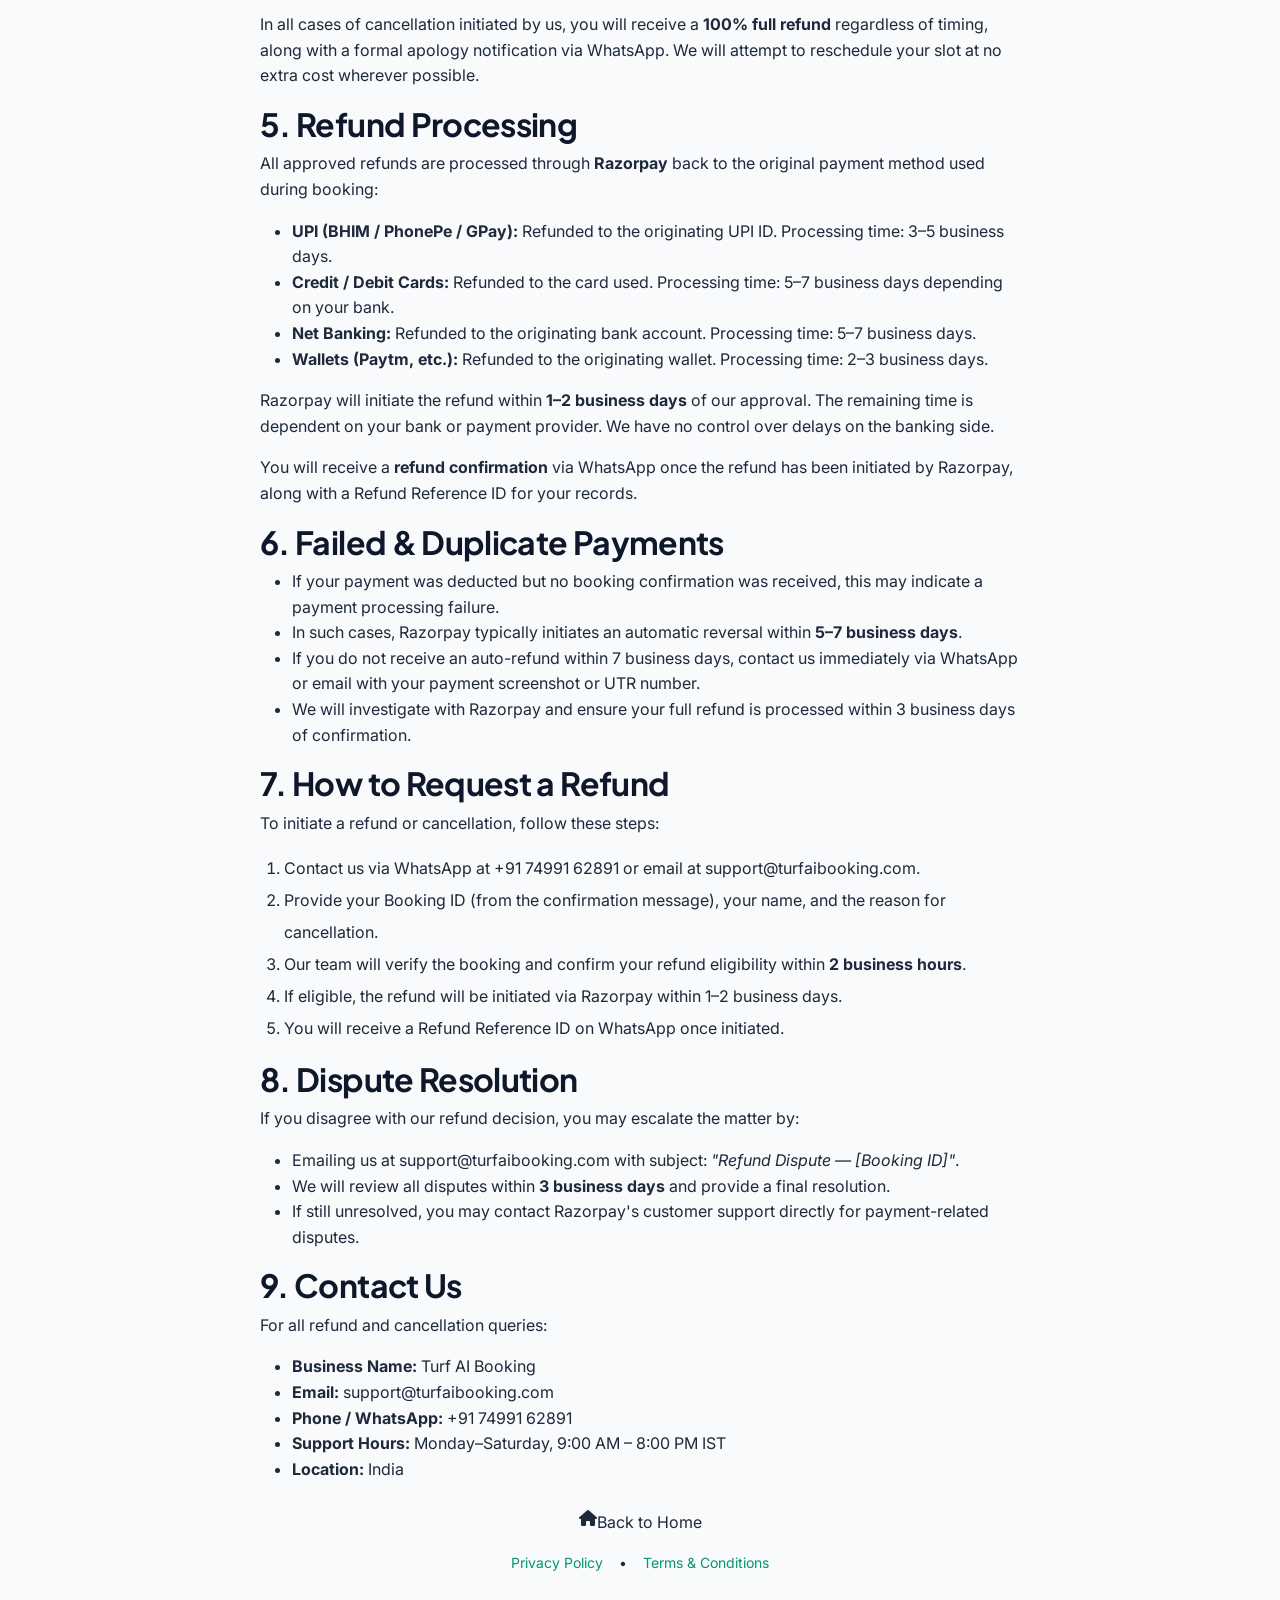
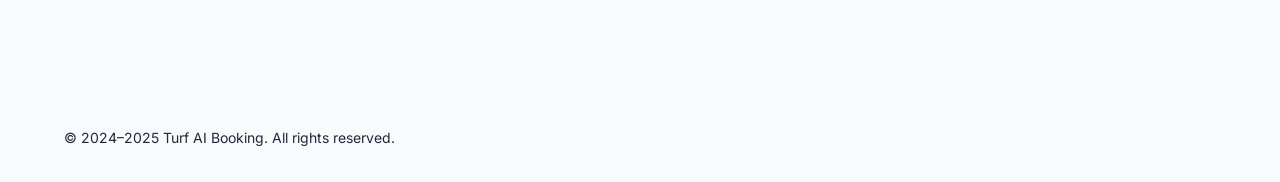
<file: backend/src/main/resources/static/refund-policy.html>
<!DOCTYPE html>
<html lang="en">
<head>
  <meta charset="UTF-8" />
  <meta name="viewport" content="width=device-width, initial-scale=1.0" />
  <meta name="description" content="Refund & Cancellation Policy — Turf AI Booking. Learn about our refund eligibility, cancellation windows, and processing timelines." />
  <title>Refund &amp; Cancellation Policy — Turf AI Booking</title>
  <link rel="stylesheet" href="https://cdn.jsdelivr.net/npm/bootstrap@5.3.3/dist/css/bootstrap.min.css" />
  <link rel="stylesheet" href="https://cdnjs.cloudflare.com/ajax/libs/font-awesome/6.5.0/css/all.min.css" />
  <link rel="stylesheet" href="css/style.css" />
</head>
<body>

  <!-- Navbar -->
  <nav class="navbar navbar-expand-lg fixed-top scrolled" id="mainNav">
    <div class="container">
      <a class="navbar-brand" href="index.html">
        <div class="brand-icon">⚽</div>
        Turf <span class="brand-ai">AI</span>
      </a>
      <a href="index.html" class="btn-outline-light-custom" style="font-size:0.875rem;padding:0.5rem 1.25rem;">
        <i class="fa-solid fa-arrow-left"></i> Back to Home
      </a>
    </div>
  </nav>

  <!-- Hero -->
  <div class="policy-hero">
    <div class="container text-center position-relative">
      <div class="section-tag mx-auto mb-3" style="background:rgba(37,211,102,0.15);color:var(--secondary);border:1px solid rgba(37,211,102,0.25);">
        💳 Legal
      </div>
      <h1 class="display-5 fw-bold mb-3">Refund &amp; Cancellation Policy</h1>
      <p style="color:rgba(255,255,255,0.55);max-width:520px;margin:0 auto;">
        We believe in fair and transparent refunds. Here's exactly how our cancellation and refund process works.
      </p>
    </div>
  </div>

  <!-- Policy Content -->
  <div class="container py-5">
    <div class="row justify-content-center">
      <div class="col-lg-8">

        <!-- Quick Summary Cards -->
        <div class="row g-3 mb-4">
          <div class="col-md-4">
            <div class="contact-card text-center flex-column align-items-center" style="padding:1.5rem;">
              <div class="contact-icon mb-2" style="margin:0 auto 0.75rem;">
                <i class="fa-solid fa-clock"></i>
              </div>
              <div class="contact-label" style="text-align:center;">12+ Hours Before</div>
              <p class="contact-value" style="color:var(--primary);font-size:1.3rem;font-weight:800;margin:0;">100% Refund</p>
            </div>
          </div>
          <div class="col-md-4">
            <div class="contact-card text-center flex-column align-items-center" style="padding:1.5rem;">
              <div class="contact-icon mb-2" style="margin:0 auto 0.75rem;background:linear-gradient(135deg,#f59e0b,#d97706);">
                <i class="fa-solid fa-hourglass-half"></i>
              </div>
              <div class="contact-label" style="text-align:center;">6–12 Hours Before</div>
              <p class="contact-value" style="color:#d97706;font-size:1.3rem;font-weight:800;margin:0;">50% Refund</p>
            </div>
          </div>
          <div class="col-md-4">
            <div class="contact-card text-center flex-column align-items-center" style="padding:1.5rem;">
              <div class="contact-icon mb-2" style="margin:0 auto 0.75rem;background:linear-gradient(135deg,#ef4444,#dc2626);">
                <i class="fa-solid fa-ban"></i>
              </div>
              <div class="contact-label" style="text-align:center;">Less Than 6 Hours</div>
              <p class="contact-value" style="color:#dc2626;font-size:1.3rem;font-weight:800;margin:0;">No Refund</p>
            </div>
          </div>
        </div>

        <div class="policy-content">

          <div class="policy-date">
            <i class="fa-solid fa-calendar me-2"></i>Last Updated: 1 January 2025
          </div>

          <p>
            At <strong>Turf AI Booking</strong>, we strive to provide a smooth and fair experience for every customer.
            This Refund &amp; Cancellation Policy outlines the conditions under which refunds are processed for cancelled or
            disrupted turf bookings. By completing a booking and payment, you agree to the terms of this policy.
          </p>

          <h2>1. Cancellation by the Customer</h2>
          <p>
            Cancellation requests must be submitted by the customer who made the original booking, via one of the following channels:
          </p>
          <ul>
            <li><strong>WhatsApp:</strong> Message us at <a href="https://wa.me/917499162891" target="_blank" rel="noopener noreferrer">+91 74991 62891</a></li>
            <li><strong>Email:</strong> <a href="mailto:support@turfaibooking.com">support@turfaibooking.com</a> with subject line: <em>"Cancellation Request — [Booking ID]"</em></li>
          </ul>
          <p>
            The time of cancellation is determined by when we receive your cancellation request, not when you send it.
            Please ensure you receive a confirmation reply acknowledging your cancellation.
          </p>

          <h2>2. Refund Eligibility &amp; Cancellation Windows</h2>
          <p>Refund amounts are calculated based on how much time remains before your booked slot at the time of cancellation:</p>

          <div style="overflow-x:auto;margin:1.5rem 0;">
            <table style="width:100%;border-collapse:collapse;border-radius:12px;overflow:hidden;font-size:0.9rem;">
              <thead>
                <tr style="background:var(--primary);color:white;text-align:left;">
                  <th style="padding:0.875rem 1.25rem;">Cancellation Timing</th>
                  <th style="padding:0.875rem 1.25rem;">Refund Amount</th>
                  <th style="padding:0.875rem 1.25rem;">Processing Time</th>
                </tr>
              </thead>
              <tbody>
                <tr style="background:#f0fdf4;border-bottom:1px solid #e2e8f0;">
                  <td style="padding:0.875rem 1.25rem;font-weight:600;">12 hours or more before slot</td>
                  <td style="padding:0.875rem 1.25rem;color:#198754;font-weight:700;">100% Full Refund</td>
                  <td style="padding:0.875rem 1.25rem;">5–7 business days</td>
                </tr>
                <tr style="background:#fffbeb;border-bottom:1px solid #e2e8f0;">
                  <td style="padding:0.875rem 1.25rem;font-weight:600;">6 to 12 hours before slot</td>
                  <td style="padding:0.875rem 1.25rem;color:#d97706;font-weight:700;">50% Partial Refund</td>
                  <td style="padding:0.875rem 1.25rem;">5–7 business days</td>
                </tr>
                <tr style="background:#fef2f2;">
                  <td style="padding:0.875rem 1.25rem;font-weight:600;">Less than 6 hours before slot</td>
                  <td style="padding:0.875rem 1.25rem;color:#dc2626;font-weight:700;">No Refund</td>
                  <td style="padding:0.875rem 1.25rem;">—</td>
                </tr>
                <tr style="background:#f0fdf4;">
                  <td style="padding:0.875rem 1.25rem;font-weight:600;">Failed / duplicate payment</td>
                  <td style="padding:0.875rem 1.25rem;color:#198754;font-weight:700;">100% Auto-Refund</td>
                  <td style="padding:0.875rem 1.25rem;">3–5 business days</td>
                </tr>
              </tbody>
            </table>
          </div>

          <h2>3. Non-Refundable Circumstances</h2>
          <p>The following situations are <strong>not eligible</strong> for a refund:</p>
          <ul>
            <li>Cancellation made less than 6 hours before the booked slot time.</li>
            <li>No-show — customer fails to arrive at the turf without prior cancellation.</li>
            <li>Violation of Ground Usage Rules resulting in early removal from the premises.</li>
            <li>Cancellation due to incorrect slot selection by the customer (e.g., wrong date/time) when there is insufficient notice.</li>
          </ul>

          <h2>4. Cancellation by Turf AI Booking</h2>
          <p>
            In rare circumstances, we may need to cancel your booking due to reasons beyond our control, including:
          </p>
          <ul>
            <li>Ground maintenance emergencies or infrastructure failure at the turf facility.</li>
            <li>Extreme weather conditions making play unsafe (e.g., flooding, lightning).</li>
            <li>Force majeure events — natural disasters, government orders, or civil emergencies.</li>
            <li>Technical failure of the booking system causing a double booking error.</li>
          </ul>
          <p>
            In all cases of cancellation initiated by us, you will receive a <strong>100% full refund</strong> regardless of timing,
            along with a formal apology notification via WhatsApp. We will attempt to reschedule your slot at no extra cost wherever possible.
          </p>

          <h2>5. Refund Processing</h2>
          <p>
            All approved refunds are processed through <strong>Razorpay</strong> back to the original payment method used during booking:
          </p>
          <ul>
            <li><strong>UPI (BHIM / PhonePe / GPay):</strong> Refunded to the originating UPI ID. Processing time: 3–5 business days.</li>
            <li><strong>Credit / Debit Cards:</strong> Refunded to the card used. Processing time: 5–7 business days depending on your bank.</li>
            <li><strong>Net Banking:</strong> Refunded to the originating bank account. Processing time: 5–7 business days.</li>
            <li><strong>Wallets (Paytm, etc.):</strong> Refunded to the originating wallet. Processing time: 2–3 business days.</li>
          </ul>
          <p>
            Razorpay will initiate the refund within <strong>1–2 business days</strong> of our approval. The remaining time is dependent on
            your bank or payment provider. We have no control over delays on the banking side.
          </p>
          <p>
            You will receive a <strong>refund confirmation</strong> via WhatsApp once the refund has been initiated by Razorpay,
            along with a Refund Reference ID for your records.
          </p>

          <h2>6. Failed &amp; Duplicate Payments</h2>
          <ul>
            <li>If your payment was deducted but no booking confirmation was received, this may indicate a payment processing failure.</li>
            <li>In such cases, Razorpay typically initiates an automatic reversal within <strong>5–7 business days</strong>.</li>
            <li>If you do not receive an auto-refund within 7 business days, contact us immediately via WhatsApp or email with your payment screenshot or UTR number.</li>
            <li>We will investigate with Razorpay and ensure your full refund is processed within 3 business days of confirmation.</li>
          </ul>

          <h2>7. How to Request a Refund</h2>
          <p>To initiate a refund or cancellation, follow these steps:</p>
          <ol style="padding-left:1.5rem;color:var(--text-secondary);line-height:2;">
            <li>Contact us via WhatsApp at <a href="https://wa.me/917499162891" target="_blank" rel="noopener noreferrer">+91 74991 62891</a> or email at <a href="mailto:support@turfaibooking.com">support@turfaibooking.com</a>.</li>
            <li>Provide your Booking ID (from the confirmation message), your name, and the reason for cancellation.</li>
            <li>Our team will verify the booking and confirm your refund eligibility within <strong>2 business hours</strong>.</li>
            <li>If eligible, the refund will be initiated via Razorpay within 1–2 business days.</li>
            <li>You will receive a Refund Reference ID on WhatsApp once initiated.</li>
          </ol>

          <h2>8. Dispute Resolution</h2>
          <p>
            If you disagree with our refund decision, you may escalate the matter by:
          </p>
          <ul>
            <li>Emailing us at <a href="mailto:support@turfaibooking.com">support@turfaibooking.com</a> with subject: <em>"Refund Dispute — [Booking ID]"</em>.</li>
            <li>We will review all disputes within <strong>3 business days</strong> and provide a final resolution.</li>
            <li>If still unresolved, you may contact Razorpay's customer support directly for payment-related disputes.</li>
          </ul>

          <h2>9. Contact Us</h2>
          <p>For all refund and cancellation queries:</p>
          <ul>
            <li><strong>Business Name:</strong> Turf AI Booking</li>
            <li><strong>Email:</strong> <a href="mailto:support@turfaibooking.com">support@turfaibooking.com</a></li>
            <li><strong>Phone / WhatsApp:</strong> <a href="tel:+917499162891">+91 74991 62891</a></li>
            <li><strong>Support Hours:</strong> Monday–Saturday, 9:00 AM – 8:00 PM IST</li>
            <li><strong>Location:</strong> India</li>
          </ul>

        </div>

        <!-- Back link -->
        <div class="text-center mt-4 mb-3">
          <a href="index.html" class="btn-wa-primary" style="display:inline-flex;">
            <i class="fa-solid fa-home"></i> Back to Home
          </a>
        </div>
        <div class="text-center d-flex justify-content-center gap-3 mb-5" style="font-size:0.875rem;">
          <a href="privacy-policy.html" style="color:var(--primary);">Privacy Policy</a>
          <span style="color:var(--text-muted);">•</span>
          <a href="terms.html" style="color:var(--primary);">Terms &amp; Conditions</a>
        </div>

      </div>
    </div>
  </div>

  <!-- Footer -->
  <footer style="padding:2rem 0;">
    <div class="container">
      <div class="footer-bottom text-center" style="border-top:1px solid rgba(255,255,255,0.07);padding-top:1.5rem;margin-top:0;">
        <span>© 2024–2025 Turf AI Booking. All rights reserved.</span>
      </div>
    </div>
  </footer>

  <script src="https://cdn.jsdelivr.net/npm/bootstrap@5.3.3/dist/js/bootstrap.bundle.min.js"></script>
  <script src="js/main.js"></script>
</body>
</html>
</file>
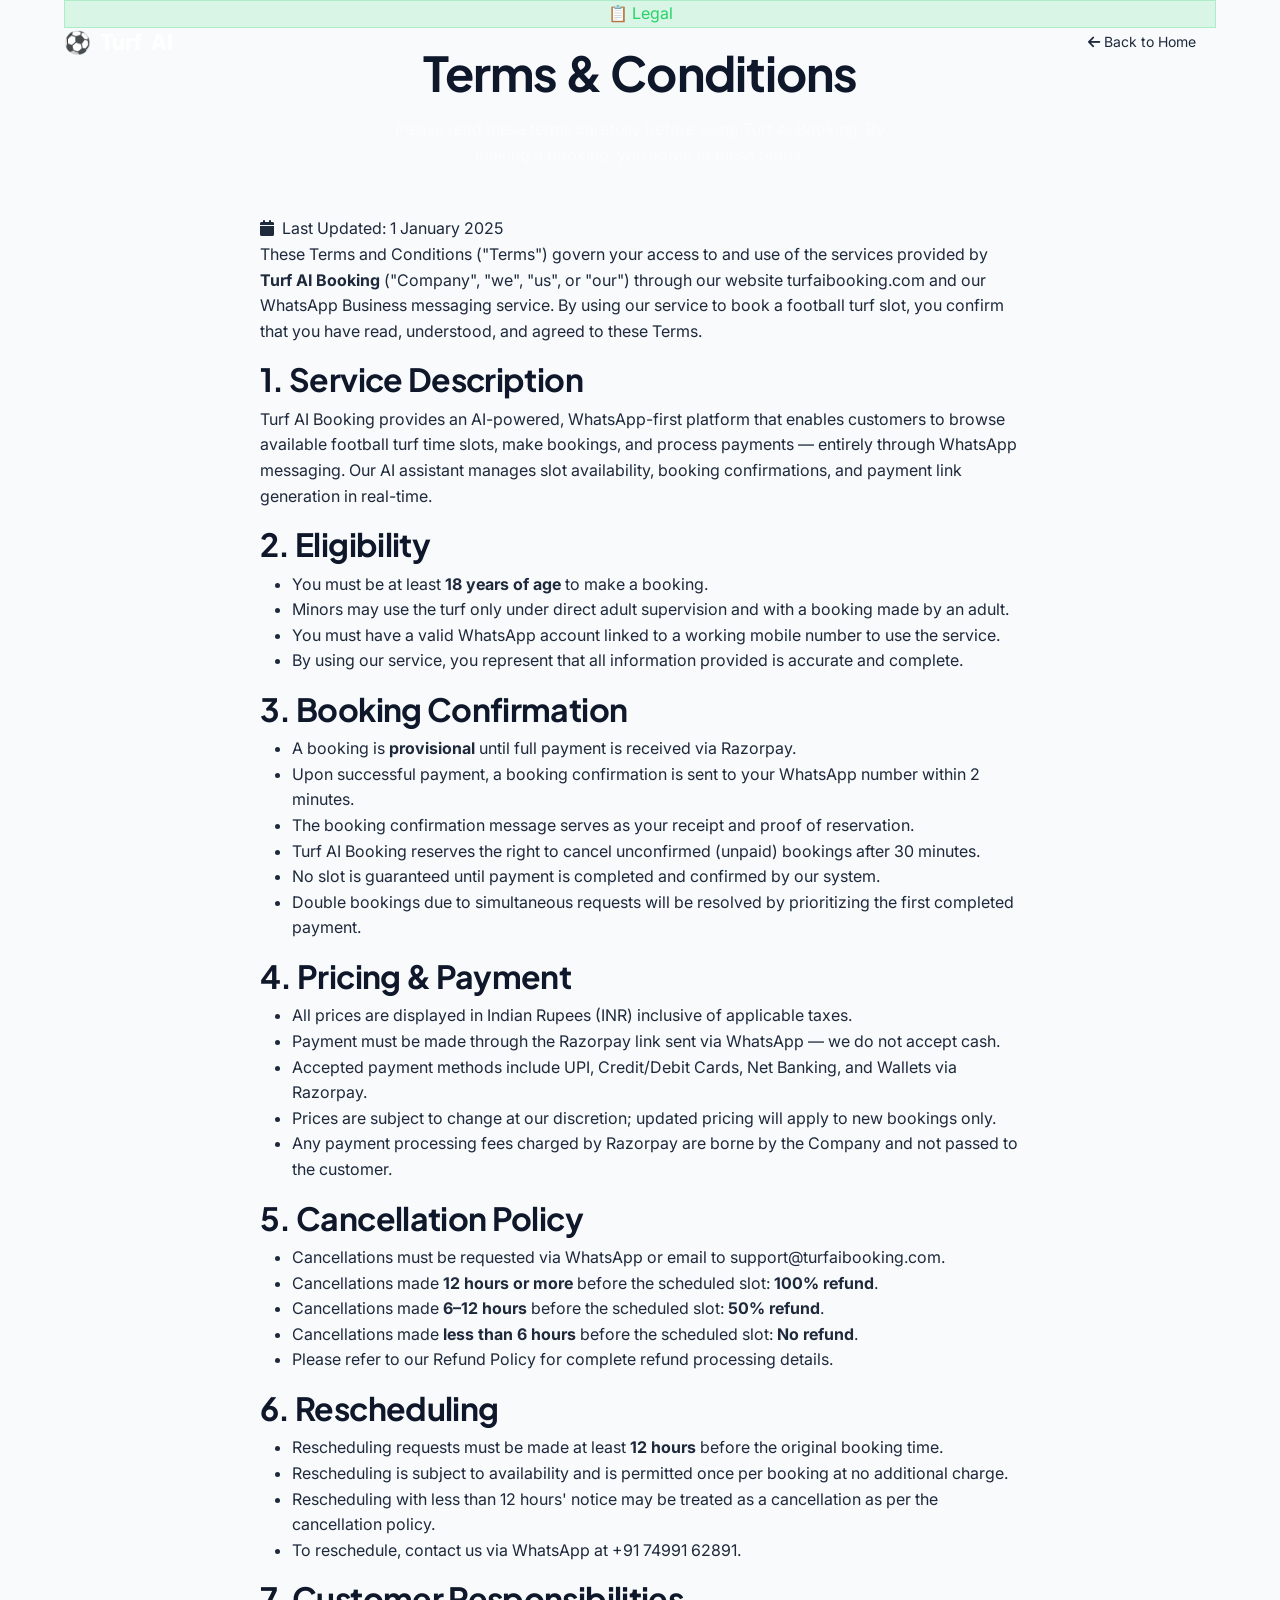
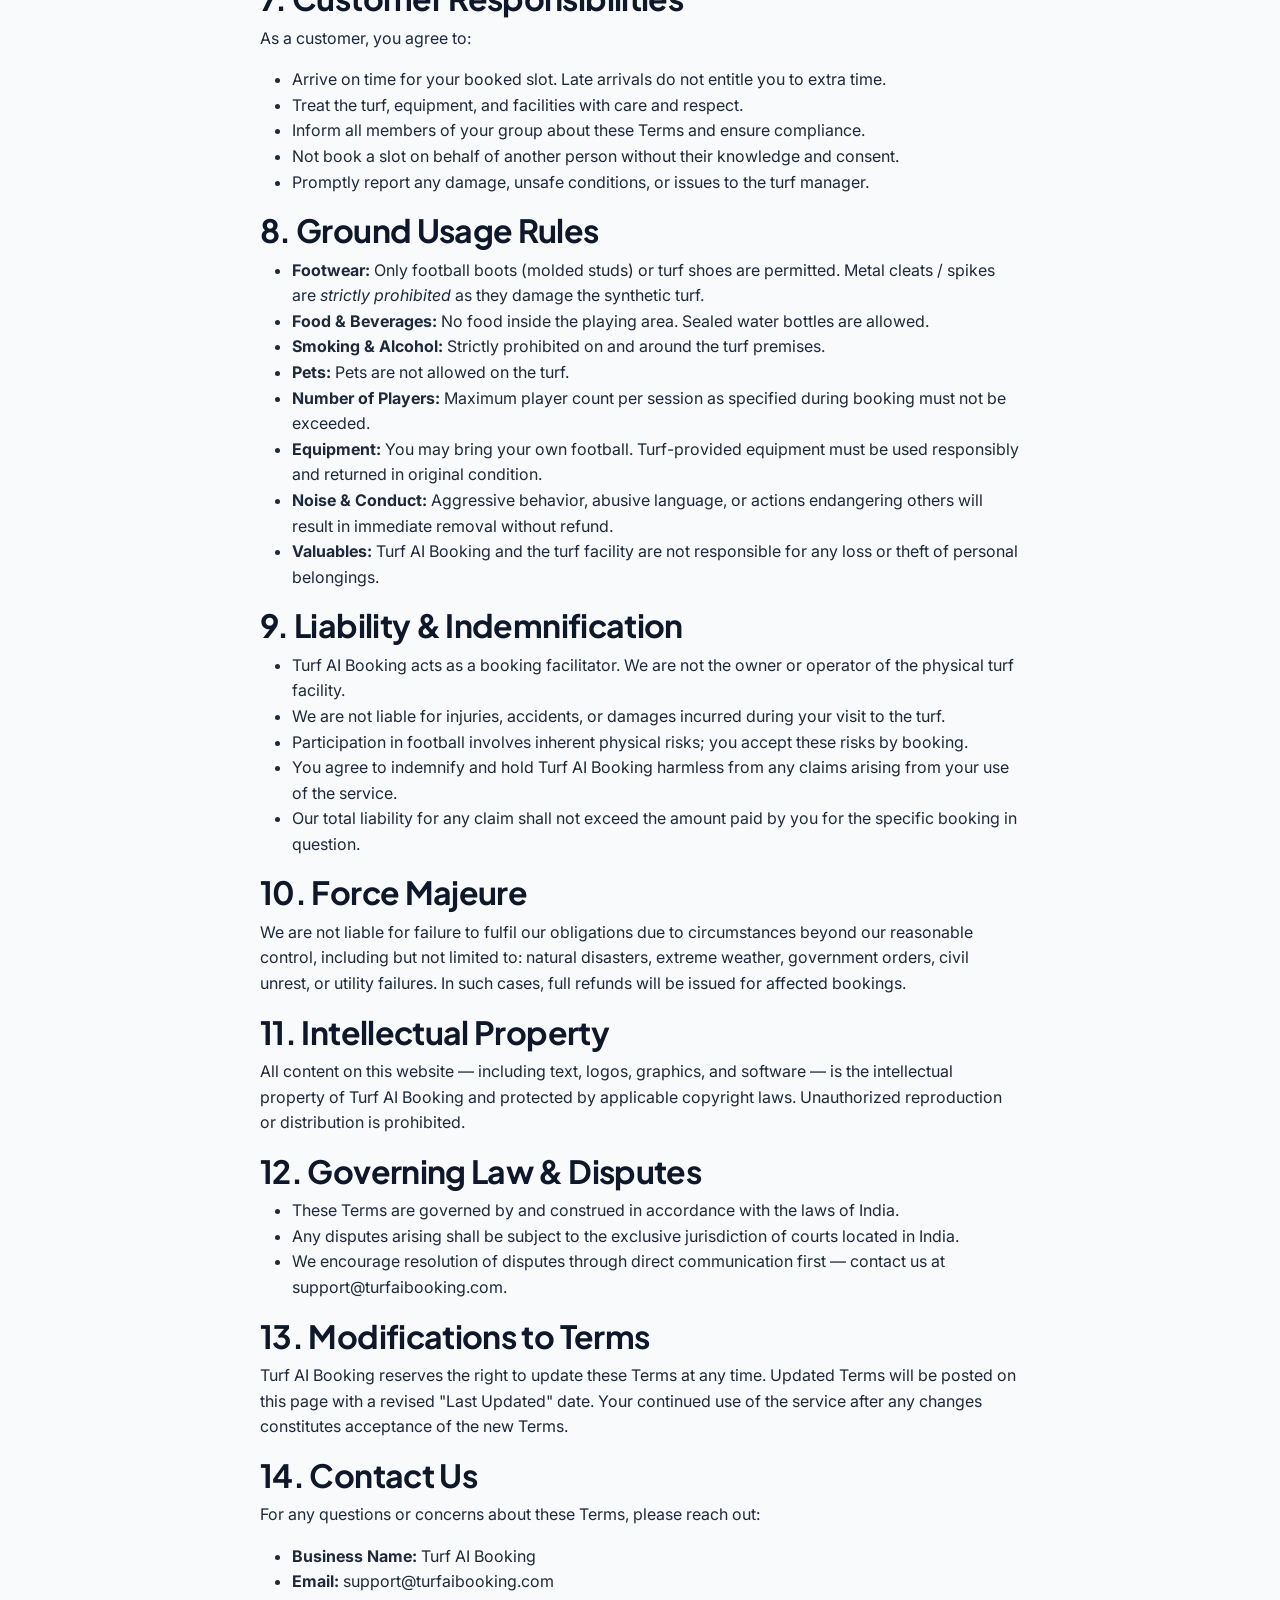
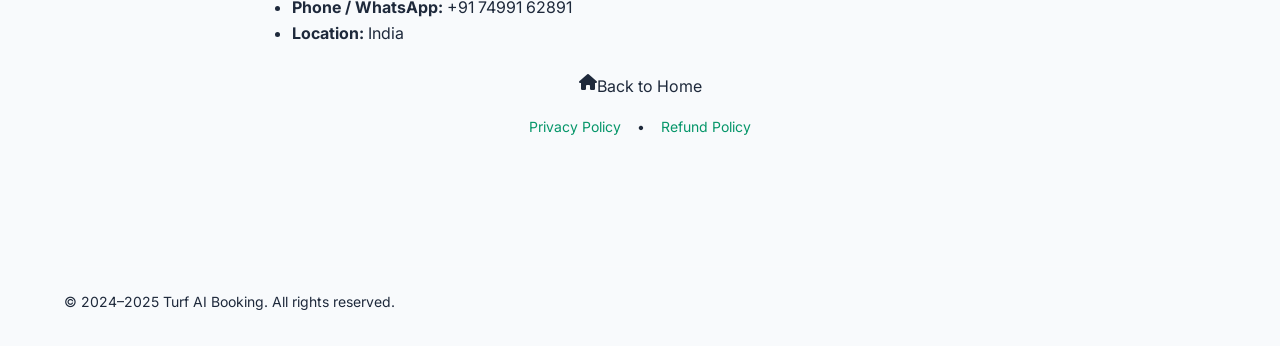
<file: backend/src/main/resources/static/terms.html>
<!DOCTYPE html>
<html lang="en">
<head>
  <meta charset="UTF-8" />
  <meta name="viewport" content="width=device-width, initial-scale=1.0" />
  <meta name="description" content="Terms & Conditions — Turf AI Booking. Rules governing the use of our football turf booking service." />
  <title>Terms &amp; Conditions — Turf AI Booking</title>
  <link rel="stylesheet" href="https://cdn.jsdelivr.net/npm/bootstrap@5.3.3/dist/css/bootstrap.min.css" />
  <link rel="stylesheet" href="https://cdnjs.cloudflare.com/ajax/libs/font-awesome/6.5.0/css/all.min.css" />
  <link rel="stylesheet" href="css/style.css" />
</head>
<body>

  <!-- Navbar -->
  <nav class="navbar navbar-expand-lg fixed-top scrolled" id="mainNav">
    <div class="container">
      <a class="navbar-brand" href="index.html">
        <div class="brand-icon">⚽</div>
        Turf <span class="brand-ai">AI</span>
      </a>
      <a href="index.html" class="btn-outline-light-custom" style="font-size:0.875rem;padding:0.5rem 1.25rem;">
        <i class="fa-solid fa-arrow-left"></i> Back to Home
      </a>
    </div>
  </nav>

  <!-- Hero -->
  <div class="policy-hero">
    <div class="container text-center position-relative">
      <div class="section-tag mx-auto mb-3" style="background:rgba(37,211,102,0.15);color:var(--secondary);border:1px solid rgba(37,211,102,0.25);">
        📋 Legal
      </div>
      <h1 class="display-5 fw-bold mb-3">Terms &amp; Conditions</h1>
      <p style="color:rgba(255,255,255,0.55);max-width:520px;margin:0 auto;">
        Please read these terms carefully before using Turf AI Booking. By making a booking, you agree to these terms.
      </p>
    </div>
  </div>

  <!-- Policy Content -->
  <div class="container py-5">
    <div class="row justify-content-center">
      <div class="col-lg-8">
        <div class="policy-content">

          <div class="policy-date">
            <i class="fa-solid fa-calendar me-2"></i>Last Updated: 1 January 2025
          </div>

          <p>
            These Terms and Conditions ("Terms") govern your access to and use of the services provided by
            <strong>Turf AI Booking</strong> ("Company", "we", "us", or "our") through our website
            <a href="https://turfaibooking.com">turfaibooking.com</a> and our WhatsApp Business messaging service.
            By using our service to book a football turf slot, you confirm that you have read, understood, and agreed to these Terms.
          </p>

          <h2>1. Service Description</h2>
          <p>
            Turf AI Booking provides an AI-powered, WhatsApp-first platform that enables customers to browse available football
            turf time slots, make bookings, and process payments — entirely through WhatsApp messaging. Our AI assistant
            manages slot availability, booking confirmations, and payment link generation in real-time.
          </p>

          <h2>2. Eligibility</h2>
          <ul>
            <li>You must be at least <strong>18 years of age</strong> to make a booking.</li>
            <li>Minors may use the turf only under direct adult supervision and with a booking made by an adult.</li>
            <li>You must have a valid WhatsApp account linked to a working mobile number to use the service.</li>
            <li>By using our service, you represent that all information provided is accurate and complete.</li>
          </ul>

          <h2>3. Booking Confirmation</h2>
          <ul>
            <li>A booking is <strong>provisional</strong> until full payment is received via Razorpay.</li>
            <li>Upon successful payment, a booking confirmation is sent to your WhatsApp number within 2 minutes.</li>
            <li>The booking confirmation message serves as your receipt and proof of reservation.</li>
            <li>Turf AI Booking reserves the right to cancel unconfirmed (unpaid) bookings after 30 minutes.</li>
            <li>No slot is guaranteed until payment is completed and confirmed by our system.</li>
            <li>Double bookings due to simultaneous requests will be resolved by prioritizing the first completed payment.</li>
          </ul>

          <h2>4. Pricing &amp; Payment</h2>
          <ul>
            <li>All prices are displayed in Indian Rupees (INR) inclusive of applicable taxes.</li>
            <li>Payment must be made through the Razorpay link sent via WhatsApp — we do not accept cash.</li>
            <li>Accepted payment methods include UPI, Credit/Debit Cards, Net Banking, and Wallets via Razorpay.</li>
            <li>Prices are subject to change at our discretion; updated pricing will apply to new bookings only.</li>
            <li>Any payment processing fees charged by Razorpay are borne by the Company and not passed to the customer.</li>
          </ul>

          <h2>5. Cancellation Policy</h2>
          <ul>
            <li>Cancellations must be requested via WhatsApp or email to <a href="mailto:support@turfaibooking.com">support@turfaibooking.com</a>.</li>
            <li>Cancellations made <strong>12 hours or more</strong> before the scheduled slot: <strong>100% refund</strong>.</li>
            <li>Cancellations made <strong>6–12 hours</strong> before the scheduled slot: <strong>50% refund</strong>.</li>
            <li>Cancellations made <strong>less than 6 hours</strong> before the scheduled slot: <strong>No refund</strong>.</li>
            <li>Please refer to our <a href="refund-policy.html">Refund Policy</a> for complete refund processing details.</li>
          </ul>

          <h2>6. Rescheduling</h2>
          <ul>
            <li>Rescheduling requests must be made at least <strong>12 hours</strong> before the original booking time.</li>
            <li>Rescheduling is subject to availability and is permitted once per booking at no additional charge.</li>
            <li>Rescheduling with less than 12 hours' notice may be treated as a cancellation as per the cancellation policy.</li>
            <li>To reschedule, contact us via WhatsApp at <a href="https://wa.me/917499162891" target="_blank" rel="noopener noreferrer">+91 74991 62891</a>.</li>
          </ul>

          <h2>7. Customer Responsibilities</h2>
          <p>As a customer, you agree to:</p>
          <ul>
            <li>Arrive on time for your booked slot. Late arrivals do not entitle you to extra time.</li>
            <li>Treat the turf, equipment, and facilities with care and respect.</li>
            <li>Inform all members of your group about these Terms and ensure compliance.</li>
            <li>Not book a slot on behalf of another person without their knowledge and consent.</li>
            <li>Promptly report any damage, unsafe conditions, or issues to the turf manager.</li>
          </ul>

          <h2>8. Ground Usage Rules</h2>
          <ul>
            <li><strong>Footwear:</strong> Only football boots (molded studs) or turf shoes are permitted. Metal cleats / spikes are <em>strictly prohibited</em> as they damage the synthetic turf.</li>
            <li><strong>Food &amp; Beverages:</strong> No food inside the playing area. Sealed water bottles are allowed.</li>
            <li><strong>Smoking &amp; Alcohol:</strong> Strictly prohibited on and around the turf premises.</li>
            <li><strong>Pets:</strong> Pets are not allowed on the turf.</li>
            <li><strong>Number of Players:</strong> Maximum player count per session as specified during booking must not be exceeded.</li>
            <li><strong>Equipment:</strong> You may bring your own football. Turf-provided equipment must be used responsibly and returned in original condition.</li>
            <li><strong>Noise &amp; Conduct:</strong> Aggressive behavior, abusive language, or actions endangering others will result in immediate removal without refund.</li>
            <li><strong>Valuables:</strong> Turf AI Booking and the turf facility are not responsible for any loss or theft of personal belongings.</li>
          </ul>

          <h2>9. Liability &amp; Indemnification</h2>
          <ul>
            <li>Turf AI Booking acts as a booking facilitator. We are not the owner or operator of the physical turf facility.</li>
            <li>We are not liable for injuries, accidents, or damages incurred during your visit to the turf.</li>
            <li>Participation in football involves inherent physical risks; you accept these risks by booking.</li>
            <li>You agree to indemnify and hold Turf AI Booking harmless from any claims arising from your use of the service.</li>
            <li>Our total liability for any claim shall not exceed the amount paid by you for the specific booking in question.</li>
          </ul>

          <h2>10. Force Majeure</h2>
          <p>
            We are not liable for failure to fulfil our obligations due to circumstances beyond our reasonable control, including but not limited to:
            natural disasters, extreme weather, government orders, civil unrest, or utility failures. In such cases, full refunds will be issued
            for affected bookings.
          </p>

          <h2>11. Intellectual Property</h2>
          <p>
            All content on this website — including text, logos, graphics, and software — is the intellectual property of Turf AI Booking
            and protected by applicable copyright laws. Unauthorized reproduction or distribution is prohibited.
          </p>

          <h2>12. Governing Law &amp; Disputes</h2>
          <ul>
            <li>These Terms are governed by and construed in accordance with the laws of India.</li>
            <li>Any disputes arising shall be subject to the exclusive jurisdiction of courts located in India.</li>
            <li>We encourage resolution of disputes through direct communication first — contact us at <a href="mailto:support@turfaibooking.com">support@turfaibooking.com</a>.</li>
          </ul>

          <h2>13. Modifications to Terms</h2>
          <p>
            Turf AI Booking reserves the right to update these Terms at any time. Updated Terms will be posted on this page with
            a revised "Last Updated" date. Your continued use of the service after any changes constitutes acceptance of the new Terms.
          </p>

          <h2>14. Contact Us</h2>
          <p>For any questions or concerns about these Terms, please reach out:</p>
          <ul>
            <li><strong>Business Name:</strong> Turf AI Booking</li>
            <li><strong>Email:</strong> <a href="mailto:support@turfaibooking.com">support@turfaibooking.com</a></li>
            <li><strong>Phone / WhatsApp:</strong> <a href="tel:+917499162891">+91 74991 62891</a></li>
            <li><strong>Location:</strong> India</li>
          </ul>

        </div>

        <!-- Back link -->
        <div class="text-center mt-4 mb-3">
          <a href="index.html" class="btn-wa-primary" style="display:inline-flex;">
            <i class="fa-solid fa-home"></i> Back to Home
          </a>
        </div>
        <div class="text-center d-flex justify-content-center gap-3 mb-5" style="font-size:0.875rem;">
          <a href="privacy-policy.html" style="color:var(--primary);">Privacy Policy</a>
          <span style="color:var(--text-muted);">•</span>
          <a href="refund-policy.html" style="color:var(--primary);">Refund Policy</a>
        </div>
      </div>
    </div>
  </div>

  <!-- Footer -->
  <footer style="padding:2rem 0;">
    <div class="container">
      <div class="footer-bottom text-center" style="border-top:1px solid rgba(255,255,255,0.07);padding-top:1.5rem;margin-top:0;">
        <span>© 2024–2025 Turf AI Booking. All rights reserved.</span>
      </div>
    </div>
  </footer>

  <script src="https://cdn.jsdelivr.net/npm/bootstrap@5.3.3/dist/js/bootstrap.bundle.min.js"></script>
  <script src="js/main.js"></script>
</body>
</html>
</file>
<file: backend/src/main/resources/static/css/style.css>
/* =========================================================
   TURF AI BOOKING — Premium SaaS Design System
   Modern Sports-Tech & Razorpay Verification Ready
   ========================================================= */

@import url('https://fonts.googleapis.com/css2?family=Plus+Jakarta+Sans:ital,wght@0,300;0,400;0,500;0,600;0,700;0,800;1,400&family=Inter:wght@300;400;500;600;700&display=swap');

/* ----- Design Tokens ----- */
:root {
  --primary:         #059669;
  --primary-hover:   #047857;
  --primary-light:   #ecfdf5;
  --primary-border:  #a7f3d0;
  
  --secondary:       #25D366;
  --secondary-dark:  #128C7E;
  --secondary-glow:  rgba(37, 211, 102, 0.35);

  --slate-950:       #030712;
  --slate-900:       #0f172a;
  --slate-800:       #1e293b;
  --slate-700:       #334155;
  --slate-600:       #475569;
  --slate-400:       #94a3b8;
  --slate-200:       #e2e8f0;
  --slate-100:       #f1f5f9;
  --slate-50:        #f8fafc;

  --bg-light:        #F8FAFC;
  --white:           #ffffff;

  --font-heading:    'Plus Jakarta Sans', -apple-system, BlinkMacSystemFont, sans-serif;
  --font-body:       'Inter', -apple-system, BlinkMacSystemFont, sans-serif;

  --shadow-xs:       0 1px 2px 0 rgba(0, 0, 0, 0.05);
  --shadow-sm:       0 4px 6px -1px rgba(0, 0, 0, 0.05), 0 2px 4px -2px rgba(0, 0, 0, 0.05);
  --shadow-md:       0 10px 15px -3px rgba(15, 23, 42, 0.08), 0 4px 6px -4px rgba(15, 23, 42, 0.04);
  --shadow-lg:       0 20px 25px -5px rgba(15, 23, 42, 0.1), 0 8px 10px -6px rgba(15, 23, 42, 0.04);
  --shadow-xl:       0 25px 50px -12px rgba(15, 23, 42, 0.25);
  --shadow-glow:     0 0 35px rgba(37, 211, 102, 0.3);

  --radius-sm:       8px;
  --radius-md:       12px;
  --radius-lg:       20px;
  --radius-xl:       28px;
  --radius-full:     9999px;

  --transition:      all 0.3s cubic-bezier(0.16, 1, 0.3, 1);
}

/* ----- Base Reset ----- */
*, *::before, *::after {
  box-sizing: border-box;
  margin: 0;
  padding: 0;
}

html {
  scroll-behavior: smooth;
  font-size: 16px;
}

body {
  font-family: var(--font-body);
  background-color: var(--bg-light);
  color: var(--slate-800);
  line-height: 1.6;
  overflow-x: hidden;
  -webkit-font-smoothing: antialiased;
}

h1, h2, h3, h4, h5, h6 {
  font-family: var(--font-heading);
  color: var(--slate-900);
  font-weight: 700;
  letter-spacing: -0.02em;
}

a {
  text-decoration: none;
  color: inherit;
  transition: var(--transition);
}

img {
  max-width: 100%;
  height: auto;
  display: block;
}

/* ----- Section Padding & Layout Container Fixes ----- */
section {
  padding: 5.5rem 0;
  position: relative;
}

.container {
  max-width: 1200px;
  padding-left: 1.5rem;
  padding-right: 1.5rem;
}

/* ----- Typography Helpers ----- */
.section-badge {
  display: inline-flex;
  align-items: center;
  gap: 0.5rem;
  padding: 0.4rem 1rem;
  border-radius: var(--radius-full);
  font-size: 0.8125rem;
  font-weight: 700;
  letter-spacing: 0.05em;
  text-transform: uppercase;
  background: var(--primary-light);
  color: var(--primary);
  border: 1px solid var(--primary-border);
  margin-bottom: 1rem;
}

.section-title {
  font-size: clamp(2rem, 4.5vw, 3rem);
  font-weight: 800;
  line-height: 1.15;
  color: var(--slate-900);
  margin-bottom: 1rem;
}

.section-subtitle {
  font-size: 1.125rem;
  color: var(--slate-600);
  max-width: 640px;
  margin: 0 auto;
  line-height: 1.7;
}

.text-gradient {
  background: linear-gradient(135deg, #10B981 0%, #25D366 50%, #34D399 100%);
  -webkit-background-clip: text;
  -webkit-text-fill-color: transparent;
  background-clip: text;
}

/* =========================================================
   NAVBAR
   ======================================================== */
.navbar {
  padding: 1.25rem 0;
  transition: var(--transition);
  z-index: 1050;
  background: transparent;
}

.navbar.scrolled {
  padding: 0.85rem 0;
  background: rgba(15, 23, 42, 0.94) !important;
  backdrop-filter: blur(16px);
  -webkit-backdrop-filter: blur(16px);
  border-bottom: 1px solid rgba(255, 255, 255, 0.1);
  box-shadow: var(--shadow-md);
}

.navbar-brand {
  font-family: var(--font-heading);
  font-size: 1.35rem;
  font-weight: 800;
  color: var(--white) !important;
  display: flex;
  align-items: center;
  gap: 0.6rem;
}

.brand-icon-box {
  width: 40px;
  height: 40px;
  background: linear-gradient(135deg, #059669, #25D366);
  border-radius: 12px;
  display: flex;
  align-items: center;
  justify-content: center;
  color: var(--white);
  font-size: 1.15rem;
  box-shadow: 0 0 20px rgba(37, 211, 102, 0.4);
}

.nav-link {
  color: rgba(255, 255, 255, 0.8) !important;
  font-weight: 600;
  font-size: 0.9375rem;
  padding: 0.5rem 1rem !important;
  border-radius: var(--radius-sm);
  transition: var(--transition);
}

.nav-link:hover, .nav-link.active {
  color: var(--white) !important;
  background: rgba(255, 255, 255, 0.1);
}

.btn-nav-cta {
  background: linear-gradient(135deg, #25D366 0%, #128C7E 100%);
  color: var(--white) !important;
  font-weight: 700 !important;
  font-size: 0.9rem !important;
  padding: 0.6rem 1.4rem !important;
  border-radius: var(--radius-full) !important;
  box-shadow: 0 4px 20px rgba(37, 211, 102, 0.35);
  display: inline-flex;
  align-items: center;
  gap: 0.5rem;
}

.btn-nav-cta:hover {
  transform: translateY(-2px);
  box-shadow: 0 8px 25px rgba(37, 211, 102, 0.5);
  color: var(--white) !important;
}

/* =========================================================
   HERO SECTION
   ======================================================== */
.hero-section {
  position: relative;
  min-height: 100vh;
  padding-top: 8.5rem;
  padding-bottom: 5rem;
  background-image: url('../images/football-hero.jpg');
  background-size: cover;
  background-position: center center;
  background-repeat: no-repeat;
  display: flex;
  align-items: center;
  overflow: hidden;
}

.hero-overlay {
  position: absolute;
  inset: 0;
  background: linear-gradient(
    180deg,
    rgba(3, 7, 18, 0.88) 0%,
    rgba(15, 23, 42, 0.82) 50%,
    rgba(3, 7, 18, 0.95) 100%
  );
  z-index: 1;
}

.hero-container {
  position: relative;
  z-index: 2;
}

.hero-badge-pill {
  display: inline-flex;
  align-items: center;
  gap: 0.6rem;
  background: rgba(37, 211, 102, 0.12);
  border: 1px solid rgba(37, 211, 102, 0.3);
  backdrop-filter: blur(12px);
  color: #34D399;
  padding: 0.5rem 1.1rem;
  border-radius: var(--radius-full);
  font-size: 0.85rem;
  font-weight: 700;
  margin-bottom: 1.75rem;
}

.pulse-dot {
  width: 8px;
  height: 8px;
  background-color: #25D366;
  border-radius: 50%;
  box-shadow: 0 0 0 0 rgba(37, 211, 102, 0.7);
  animation: pulse-ring 1.8s infinite;
}

@keyframes pulse-ring {
  0% { transform: scale(0.95); box-shadow: 0 0 0 0 rgba(37, 211, 102, 0.7); }
  70% { transform: scale(1); box-shadow: 0 0 0 10px rgba(37, 211, 102, 0); }
  100% { transform: scale(0.95); box-shadow: 0 0 0 0 rgba(37, 211, 102, 0); }
}

.hero-title {
  font-size: clamp(2.5rem, 5.5vw, 4.25rem);
  font-weight: 800;
  color: var(--white);
  line-height: 1.1;
  letter-spacing: -0.03em;
  margin-bottom: 1.5rem;
}

.hero-description {
  font-size: 1.2rem;
  color: rgba(241, 245, 249, 0.8);
  line-height: 1.75;
  margin-bottom: 2.25rem;
  max-width: 540px;
}

.hero-btn-group {
  display: flex;
  gap: 1rem;
  flex-wrap: wrap;
  align-items: center;
  margin-bottom: 2.5rem;
}

.btn-primary-wa {
  display: inline-flex;
  align-items: center;
  justify-content: center;
  gap: 0.75rem;
  background: linear-gradient(135deg, #25D366 0%, #10B981 100%);
  color: var(--white);
  font-family: var(--font-heading);
  font-weight: 700;
  font-size: 1.05rem;
  padding: 1rem 2.25rem;
  border-radius: var(--radius-full);
  box-shadow: 0 8px 30px rgba(37, 211, 102, 0.4);
  transition: var(--transition);
}

.btn-primary-wa:hover {
  transform: translateY(-3px);
  box-shadow: 0 14px 40px rgba(37, 211, 102, 0.55);
  color: var(--white);
}

.btn-secondary-glass {
  display: inline-flex;
  align-items: center;
  justify-content: center;
  gap: 0.6rem;
  background: rgba(255, 255, 255, 0.08);
  border: 1px solid rgba(255, 255, 255, 0.2);
  backdrop-filter: blur(12px);
  color: var(--white);
  font-weight: 600;
  font-size: 1rem;
  padding: 1rem 2rem;
  border-radius: var(--radius-full);
  transition: var(--transition);
}

.btn-secondary-glass:hover {
  background: rgba(255, 255, 255, 0.16);
  border-color: rgba(255, 255, 255, 0.4);
  color: var(--white);
  transform: translateY(-2px);
}

.hero-trust-bar {
  display: flex;
  align-items: center;
  gap: 1.75rem;
  flex-wrap: wrap;
  padding-top: 1.25rem;
  border-top: 1px solid rgba(255, 255, 255, 0.1);
}

.trust-item {
  display: flex;
  align-items: center;
  gap: 0.5rem;
  color: rgba(255, 255, 255, 0.7);
  font-size: 0.875rem;
  font-weight: 500;
}

.trust-item i {
  color: #25D366;
  font-size: 1rem;
}

/* Hero Right Side — Simulated WhatsApp Chat Card */
.whatsapp-chat-card {
  background: rgba(15, 23, 42, 0.75);
  border: 1px solid rgba(255, 255, 255, 0.15);
  backdrop-filter: blur(20px);
  -webkit-backdrop-filter: blur(20px);
  border-radius: var(--radius-xl);
  padding: 1.75rem;
  box-shadow: var(--shadow-xl);
  max-width: 440px;
  margin: 0 auto;
}

.chat-card-header {
  display: flex;
  align-items: center;
  gap: 0.875rem;
  padding-bottom: 1.25rem;
  border-bottom: 1px solid rgba(255, 255, 255, 0.1);
  margin-bottom: 1.25rem;
}

.chat-avatar {
  width: 44px;
  height: 44px;
  background: linear-gradient(135deg, #059669, #25D366);
  border-radius: 50%;
  display: flex;
  align-items: center;
  justify-content: center;
  font-size: 1.2rem;
  color: white;
}

.chat-user-title {
  color: var(--white);
  font-weight: 700;
  font-size: 1rem;
  margin: 0;
}

.chat-user-status {
  color: #25D366;
  font-size: 0.78rem;
  font-weight: 500;
  display: flex;
  align-items: center;
  gap: 0.35rem;
}

.chat-body {
  display: flex;
  flex-direction: column;
  gap: 1rem;
}

.chat-bubble {
  max-width: 85%;
  padding: 0.85rem 1.1rem;
  border-radius: 16px;
  font-size: 0.875rem;
  line-height: 1.5;
  position: relative;
}

.chat-bubble-user {
  align-self: flex-end;
  background: #005c4b;
  color: var(--white);
  border-bottom-right-radius: 4px;
}

.chat-bubble-bot {
  align-self: flex-start;
  background: #202c33;
  color: rgba(255, 255, 255, 0.95);
  border-bottom-left-radius: 4px;
  border: 1px solid rgba(255, 255, 255, 0.08);
}

.chat-time {
  font-size: 0.7rem;
  color: rgba(255, 255, 255, 0.5);
  margin-top: 0.35rem;
  text-align: right;
  display: block;
}

.chat-pay-btn {
  background: linear-gradient(135deg, #25D366, #059669);
  color: var(--white);
  font-weight: 700;
  font-size: 0.825rem;
  padding: 0.6rem 1rem;
  border-radius: 8px;
  display: flex;
  align-items: center;
  justify-content: center;
  gap: 0.5rem;
  margin-top: 0.5rem;
  box-shadow: 0 4px 15px rgba(37, 211, 102, 0.3);
}

/* =========================================================
   STAT METRICS STRIP
   ======================================================== */
.metrics-strip {
  background: var(--white);
  border-bottom: 1px solid var(--slate-200);
  padding: 2.25rem 0;
  box-shadow: var(--shadow-sm);
}

.metric-box {
  text-align: center;
  padding: 0.5rem 1rem;
}

.metric-number {
  font-family: var(--font-heading);
  font-size: 2.25rem;
  font-weight: 800;
  color: var(--primary);
  line-height: 1.1;
  margin-bottom: 0.25rem;
}

.metric-label {
  font-size: 0.875rem;
  color: var(--slate-600);
  font-weight: 600;
}

/* =========================================================
   FEATURES SECTION
   ======================================================== */
.features-section {
  background-color: var(--bg-light);
}

.feature-card-grid {
  display: grid;
  grid-template-columns: repeat(auto-fit, minmax(260px, 1fr));
  gap: 1.75rem;
}

.feature-card {
  background: var(--white);
  border: 1px solid var(--slate-200);
  border-radius: var(--radius-lg);
  padding: 2.25rem 1.75rem;
  transition: var(--transition);
  position: relative;
  overflow: hidden;
  height: 100%;
  display: flex;
  flex-direction: column;
}

.feature-card::before {
  content: '';
  position: absolute;
  top: 0;
  left: 0;
  right: 0;
  height: 4px;
  background: linear-gradient(90deg, var(--primary), var(--secondary));
  opacity: 0;
  transition: var(--transition);
}

.feature-card:hover {
  transform: translateY(-6px);
  box-shadow: var(--shadow-lg);
  border-color: var(--primary-border);
}

.feature-card:hover::before {
  opacity: 1;
}

.feature-icon-wrapper {
  width: 56px;
  height: 56px;
  border-radius: var(--radius-md);
  background: var(--primary-light);
  color: var(--primary);
  display: flex;
  align-items: center;
  justify-content: center;
  font-size: 1.5rem;
  margin-bottom: 1.5rem;
  transition: var(--transition);
}

.feature-card:hover .feature-icon-wrapper {
  background: linear-gradient(135deg, var(--primary), var(--secondary));
  color: var(--white);
  box-shadow: 0 8px 20px rgba(5, 150, 105, 0.3);
  transform: scale(1.08);
}

.feature-card h3 {
  font-size: 1.25rem;
  font-weight: 700;
  color: var(--slate-900);
  margin-bottom: 0.75rem;
}

.feature-card p {
  font-size: 0.9375rem;
  color: var(--slate-600);
  line-height: 1.65;
  margin: 0;
}

/* =========================================================
   HOW IT WORKS SECTION
   ======================================================== */
.how-it-works-section {
  background: linear-gradient(180deg, var(--slate-900) 0%, #090d16 100%);
  color: var(--white);
}

.how-it-works-section .section-title {
  color: var(--white);
}

.how-it-works-section .section-subtitle {
  color: var(--slate-400);
}

.steps-grid {
  display: grid;
  grid-template-columns: repeat(4, 1fr);
  gap: 1.5rem;
  position: relative;
  margin-top: 3.5rem;
}

.step-card {
  background: rgba(30, 41, 59, 0.6);
  border: 1px solid rgba(255, 255, 255, 0.08);
  border-radius: var(--radius-lg);
  padding: 2rem 1.5rem;
  text-align: center;
  transition: var(--transition);
  position: relative;
}

.step-card:hover {
  background: rgba(30, 41, 59, 0.95);
  border-color: rgba(37, 211, 102, 0.4);
  transform: translateY(-6px);
  box-shadow: 0 20px 40px rgba(0, 0, 0, 0.4);
}

.step-number-badge {
  width: 52px;
  height: 52px;
  border-radius: 50%;
  background: linear-gradient(135deg, var(--primary), var(--secondary));
  color: var(--white);
  font-family: var(--font-heading);
  font-size: 1.25rem;
  font-weight: 800;
  display: flex;
  align-items: center;
  justify-content: center;
  margin: 0 auto 1.25rem;
  box-shadow: 0 6px 20px rgba(37, 211, 102, 0.35);
}

.step-card h3 {
  font-size: 1.1rem;
  color: var(--white);
  margin-bottom: 0.6rem;
}

.step-card p {
  font-size: 0.875rem;
  color: var(--slate-400);
  line-height: 1.6;
  margin: 0;
}

/* =========================================================
   FAQ SECTION (Razorpay Trust)
   ======================================================== */
.faq-section {
  background-color: var(--white);
}

.accordion-item {
  border: 1px solid var(--slate-200);
  border-radius: var(--radius-md) !important;
  margin-bottom: 1rem;
  overflow: hidden;
}

.accordion-button {
  font-family: var(--font-heading);
  font-weight: 700;
  font-size: 1.05rem;
  color: var(--slate-900);
  padding: 1.25rem 1.5rem;
  background: var(--white);
  box-shadow: none !important;
}

.accordion-button:not(.collapsed) {
  color: var(--primary);
  background: var(--primary-light);
}

.accordion-body {
  font-size: 0.95rem;
  color: var(--slate-600);
  padding: 1.25rem 1.5rem;
  line-height: 1.7;
}

/* =========================================================
   CONTACT SECTION
   ======================================================== */
.contact-section {
  background-color: var(--bg-light);
}

.contact-card-grid {
  display: grid;
  grid-template-columns: repeat(3, 1fr);
  gap: 1.5rem;
  margin-bottom: 3.5rem;
}

.contact-info-card {
  background: var(--white);
  border: 1px solid var(--slate-200);
  border-radius: var(--radius-lg);
  padding: 2rem;
  display: flex;
  align-items: center;
  gap: 1.25rem;
  transition: var(--transition);
}

.contact-info-card:hover {
  transform: translateY(-4px);
  box-shadow: var(--shadow-md);
  border-color: var(--primary-border);
}

.contact-icon-box {
  width: 52px;
  height: 52px;
  border-radius: var(--radius-md);
  background: var(--primary-light);
  color: var(--primary);
  display: flex;
  align-items: center;
  justify-content: center;
  font-size: 1.35rem;
  flex-shrink: 0;
}

.contact-label {
  font-size: 0.8125rem;
  font-weight: 600;
  color: var(--slate-400);
  text-transform: uppercase;
  letter-spacing: 0.05em;
  margin-bottom: 0.2rem;
}

.contact-value {
  font-size: 1.05rem;
  font-weight: 700;
  color: var(--slate-900);
  margin: 0;
}

.contact-value a:hover {
  color: var(--primary);
}

/* Call to Action Banner */
.cta-banner {
  background: linear-gradient(135deg, #059669 0%, #047857 50%, #064e3b 100%);
  border-radius: var(--radius-xl);
  padding: 4rem 2.5rem;
  text-align: center;
  color: var(--white);
  box-shadow: var(--shadow-xl);
  position: relative;
  overflow: hidden;
}

.cta-banner h2 {
  color: var(--white);
  font-size: 2.25rem;
  font-weight: 800;
  margin-bottom: 1rem;
}

.cta-banner p {
  color: rgba(255, 255, 255, 0.85);
  font-size: 1.1rem;
  max-width: 560px;
  margin: 0 auto 2rem;
}

/* =========================================================
   FOOTER
   ======================================================== */
.footer {
  background: var(--slate-950);
  color: var(--slate-400);
  padding-top: 4.5rem;
  padding-bottom: 2.5rem;
  border-top: 1px solid rgba(255, 255, 255, 0.08);
}

.footer-grid {
  display: grid;
  grid-template-columns: 2fr 1fr 1fr 1.5fr;
  gap: 2.5rem;
  margin-bottom: 3.5rem;
}

.footer-brand-title {
  font-family: var(--font-heading);
  font-size: 1.35rem;
  font-weight: 800;
  color: var(--white);
  display: flex;
  align-items: center;
  gap: 0.6rem;
  margin-bottom: 1rem;
}

.footer-brand-desc {
  font-size: 0.9375rem;
  color: var(--slate-400);
  line-height: 1.7;
  max-width: 320px;
}

.footer-col-title {
  font-family: var(--font-heading);
  font-size: 0.85rem;
  font-weight: 700;
  text-transform: uppercase;
  letter-spacing: 0.08em;
  color: var(--white);
  margin-bottom: 1.25rem;
}

.footer-links {
  list-style: none;
}

.footer-links li {
  margin-bottom: 0.75rem;
}

.footer-links a {
  color: var(--slate-400);
  font-size: 0.9375rem;
}

.footer-links a:hover {
  color: var(--secondary);
}

.trust-badge-pill {
  display: inline-flex;
  align-items: center;
  gap: 0.4rem;
  background: rgba(255, 255, 255, 0.06);
  border: 1px solid rgba(255, 255, 255, 0.12);
  padding: 0.4rem 0.8rem;
  border-radius: 6px;
  font-size: 0.75rem;
  color: rgba(255, 255, 255, 0.7);
  margin-right: 0.5rem;
  margin-bottom: 0.5rem;
}

.footer-bottom {
  border-top: 1px solid rgba(255, 255, 255, 0.08);
  padding-top: 2rem;
  display: flex;
  align-items: center;
  justify-content: space-between;
  flex-wrap: wrap;
  gap: 1rem;
  font-size: 0.875rem;
}

/* =========================================================
   RESPONSIVE DESIGN FIXES
   ======================================================== */
@media (max-width: 1024px) {
  .steps-grid {
    grid-template-columns: repeat(2, 1fr);
  }
  .contact-card-grid {
    grid-template-columns: repeat(1, 1fr);
  }
  .footer-grid {
    grid-template-columns: repeat(2, 1fr);
  }
}

@media (max-width: 768px) {
  section {
    padding: 3.5rem 0;
  }
  .hero-section {
    padding-top: 7rem;
    text-align: center;
  }
  .hero-description {
    margin-left: auto;
    margin-right: auto;
  }
  .hero-btn-group {
    justify-content: center;
  }
  .hero-trust-bar {
    justify-content: center;
  }
  .steps-grid {
    grid-template-columns: 1fr;
  }
  .footer-grid {
    grid-template-columns: 1fr;
  }
  .footer-bottom {
    flex-direction: column;
    text-align: center;
  }
}
</file>
